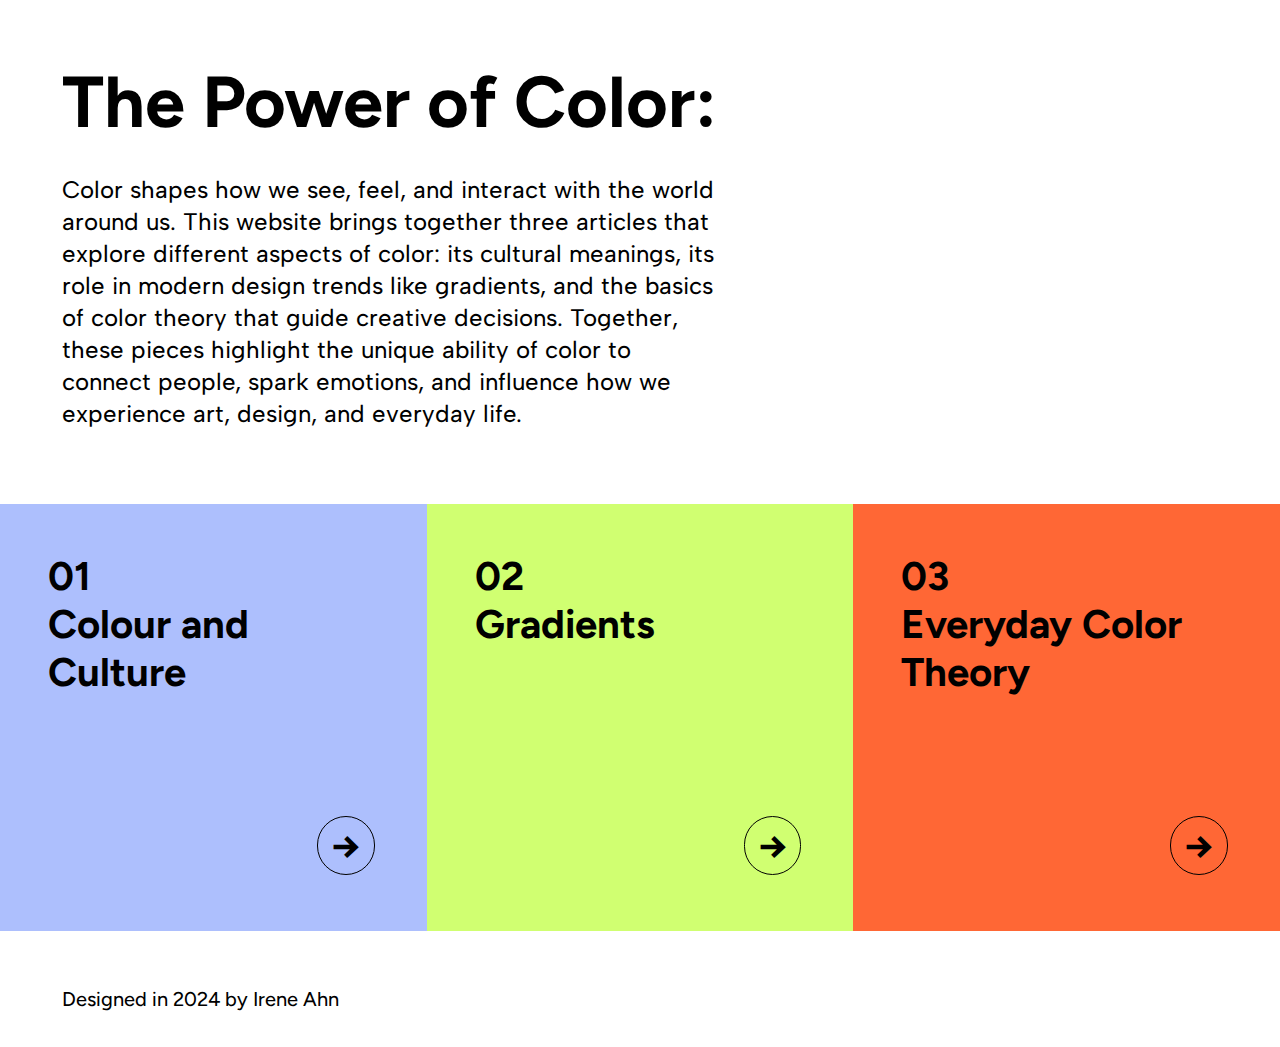
<file: index.html>
<html>
	<head>
		<title>
			Landing Page
		</title>
		<meta name="viewport" content="width=device-width, initial-scale=1">
		<link href="assets/reset.css" rel="stylesheet">
		<link href="assets/common.css" rel="stylesheet">
		<link href="landing.css" rel="stylesheet">
	</head>
	
	<body>
		<nav>
			<ul>
				<li>
					<a href="">Home</a>
				</li>
				<li>
					<a href="01 colour and culture/">01</a>
				</li>
				<li>
					<a href="02 gradients/">02</a>
				</li>
				<li>
					<a href="03 everyday color theory/">03</a>
				</li>
			</ul>
		</nav>

		<header>
			<h1>The Power of Color:</h1>
			 <p>Color shapes how we see, feel, and interact with the world around us. This website brings together three articles that explore different aspects of color: its cultural meanings, its role in modern design trends like gradients, and the basics of color theory that guide creative decisions. Together, these pieces highlight the unique ability of color to connect people, spark emotions, and influence how we experience art, design, and everyday life.
			 </p>
		</header>


		<div>
			<ul class="bookshelf">
				<li class="book">
					<a href="01 colour and culture/">
						<p class="booknumbers">01</p>
						<p class="book-title">Colour and Culture</p>
						<p>→</p>
					</a>
				</li>
				<li class="book">
					<a href="02 gradients/">
						<p class="booknumbers">02</p> 
						<p class="book-title">Gradients</p>
						<p>→</p>
					</a>
				</li>
				<li class="book">
					<a href="03 everyday color theory/">
						<p class="booknumbers">03</p> 
						<p class="book-title">Everyday Color Theory</p>
						<p>→</p>
					</a>
				</li>
			</ul>
		</div>

		<footer>
			<p>
				Designed in 2024 by Irene Ahn
			</p>
		</footer>
	</body>	
</html>
</file>
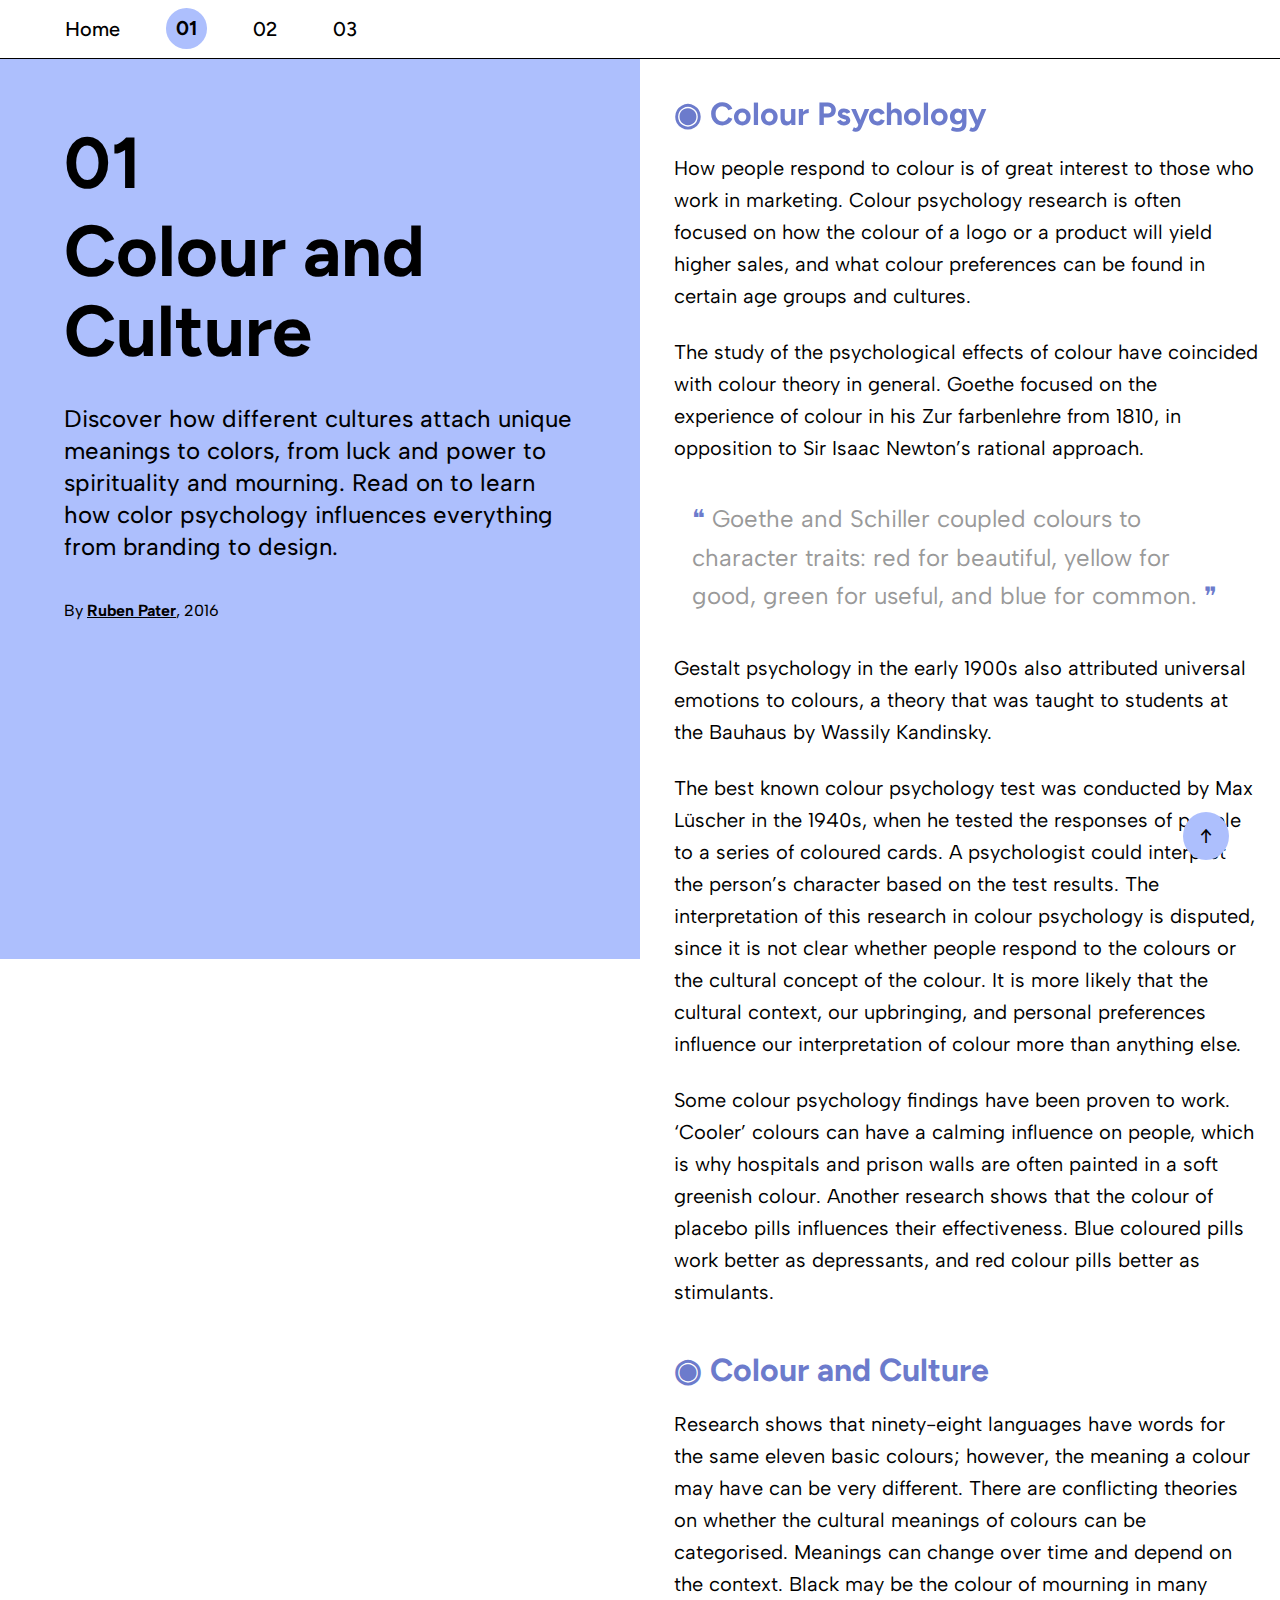
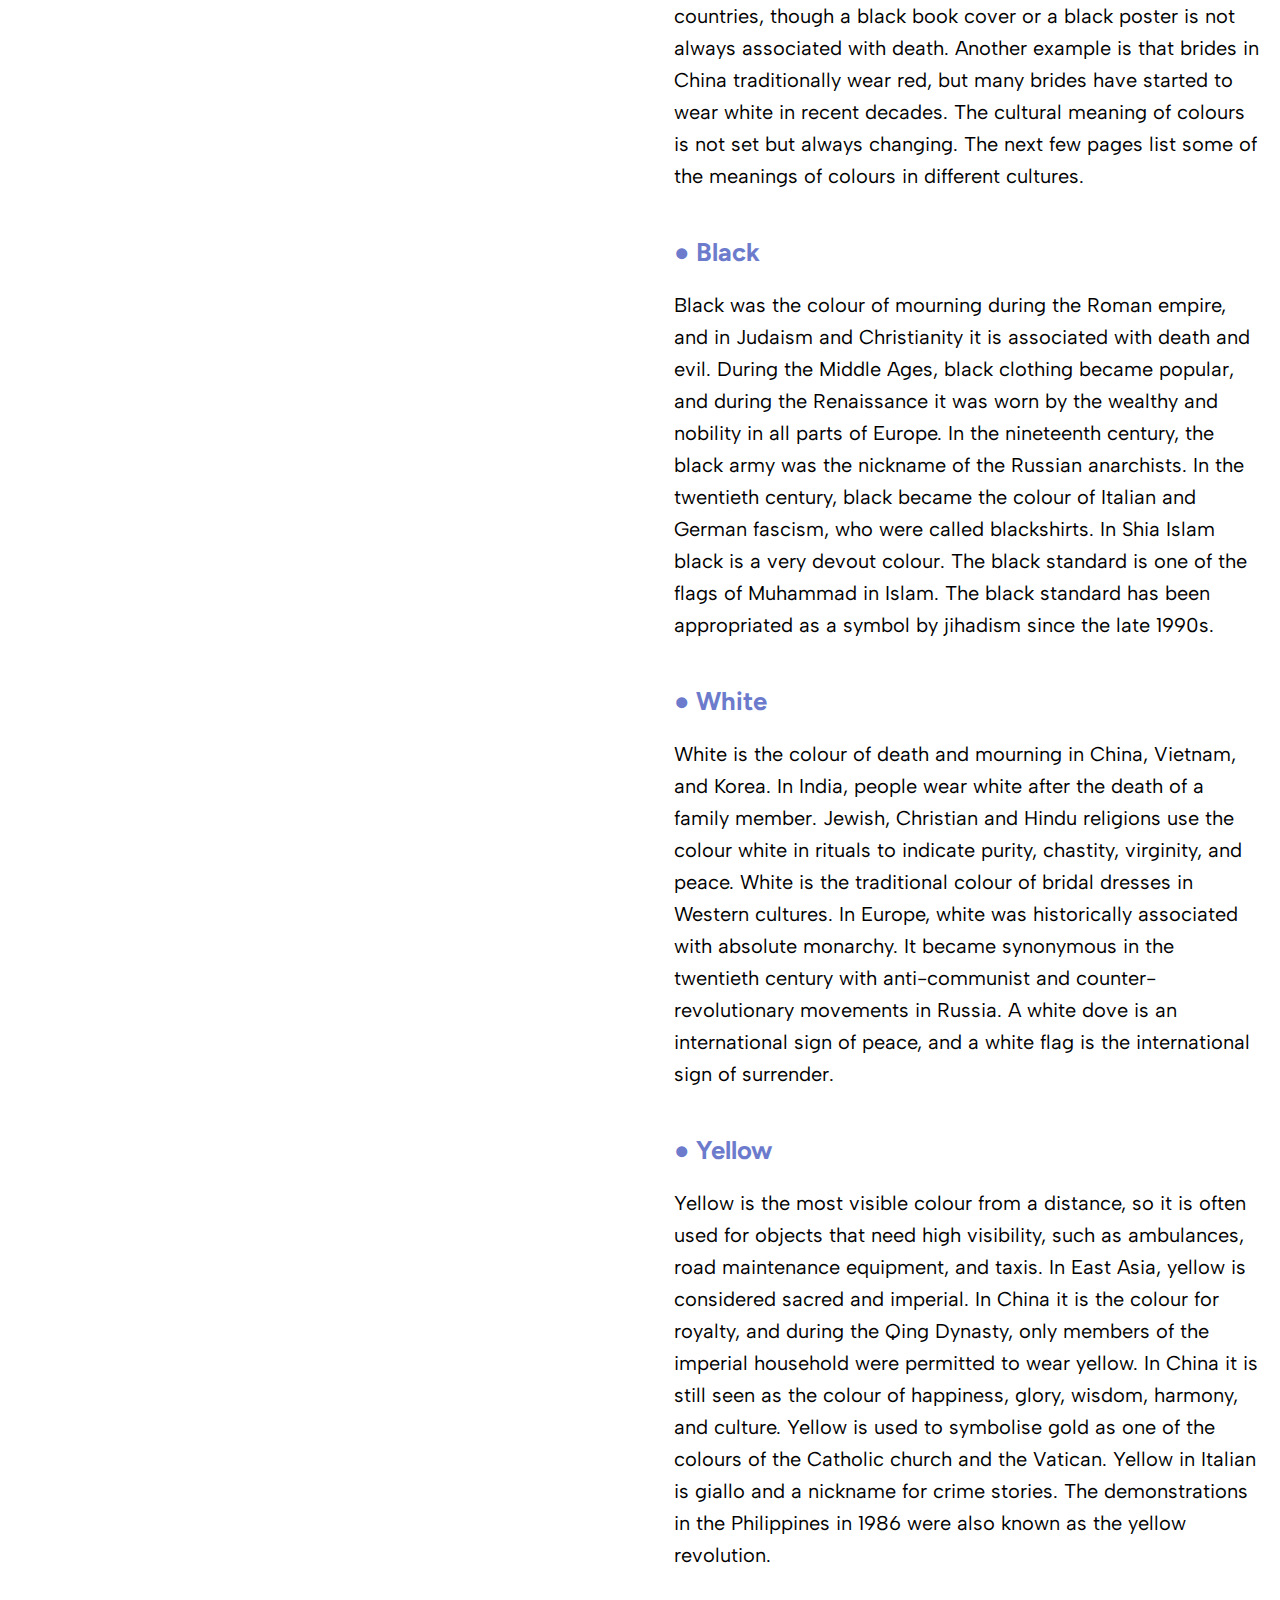
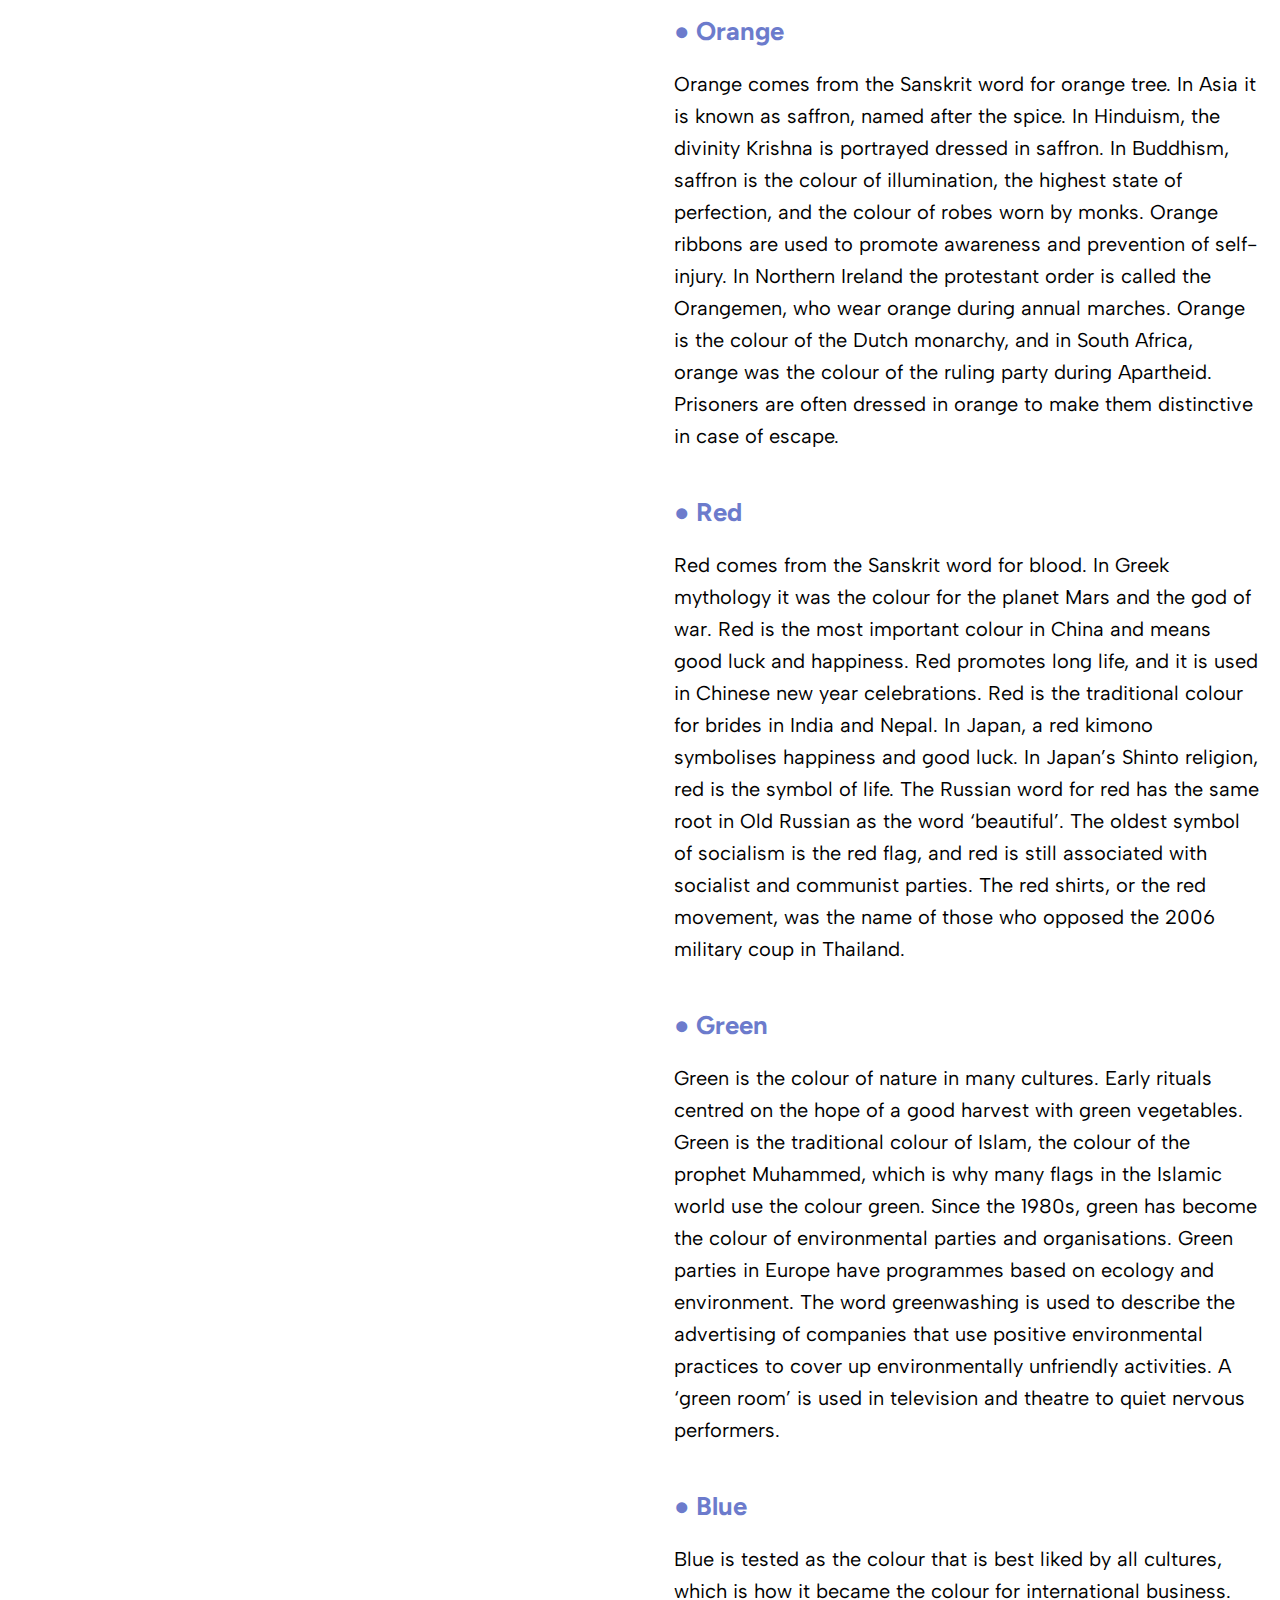
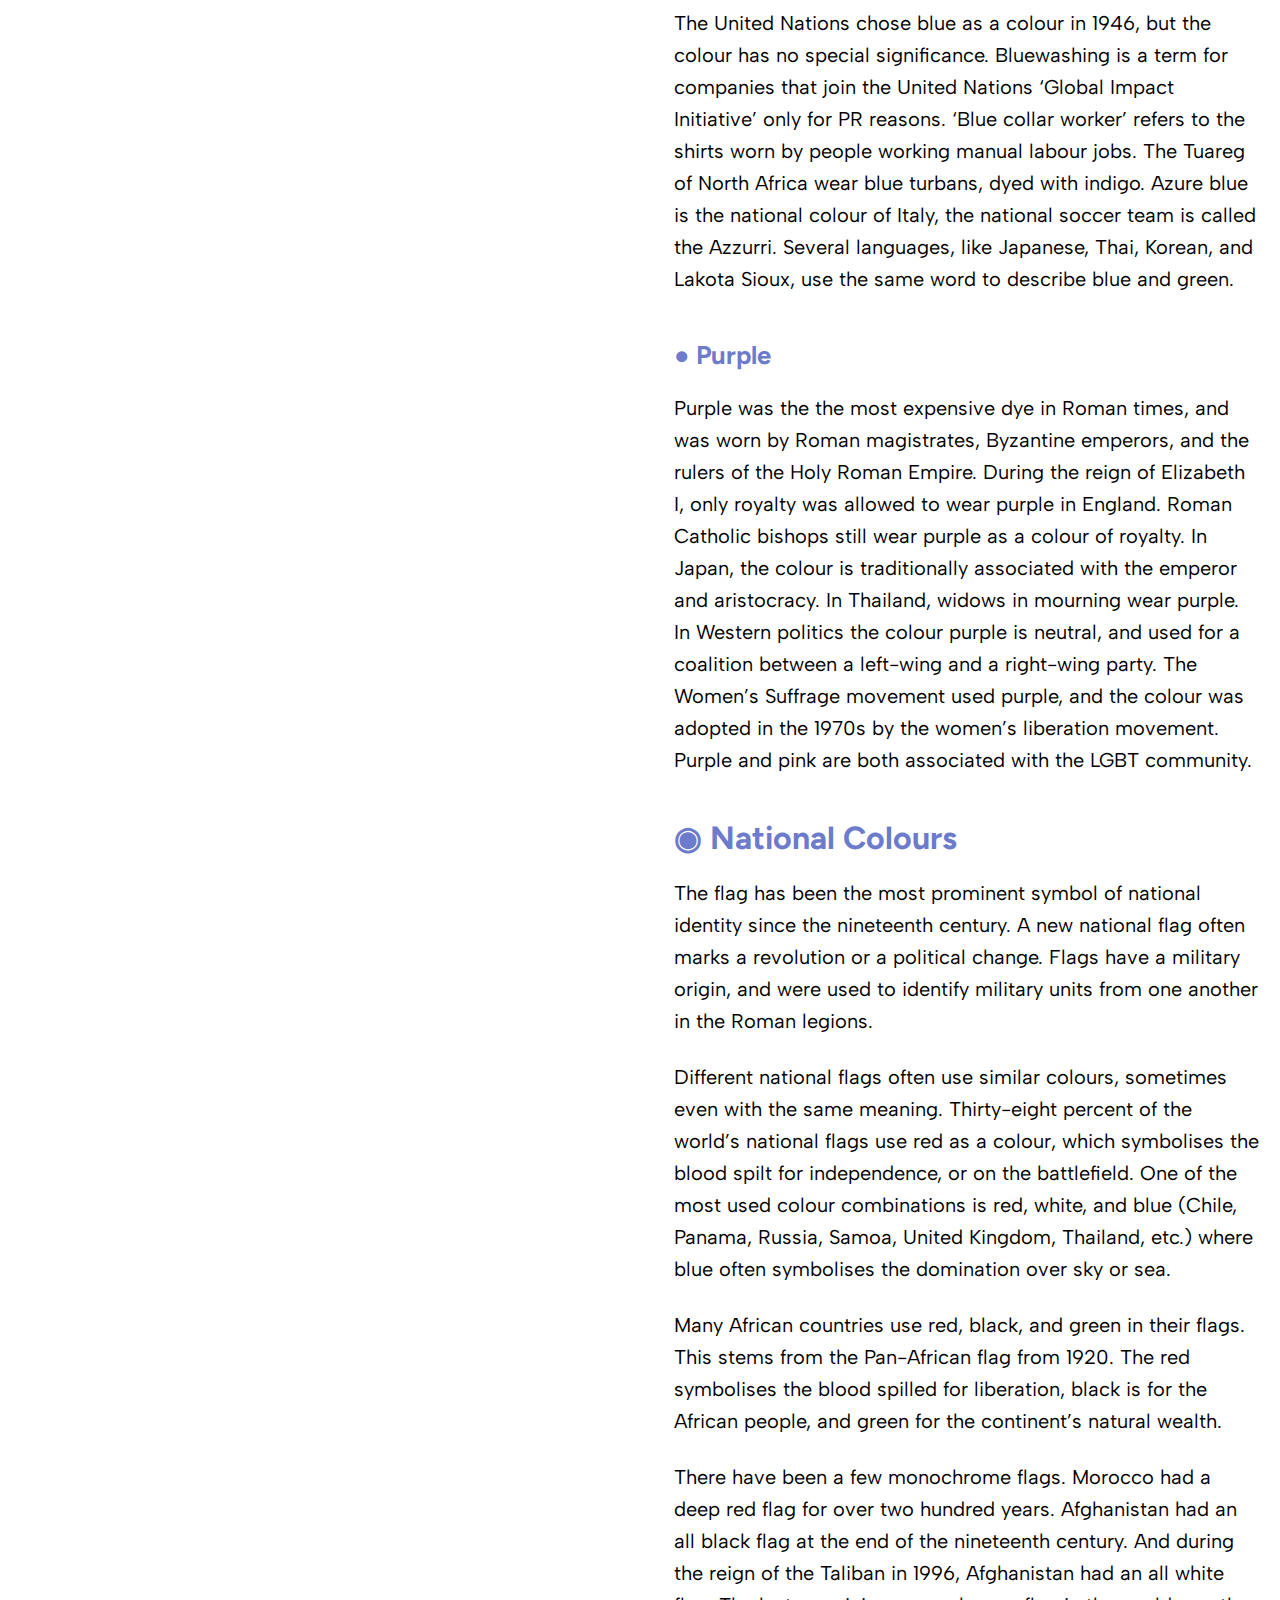
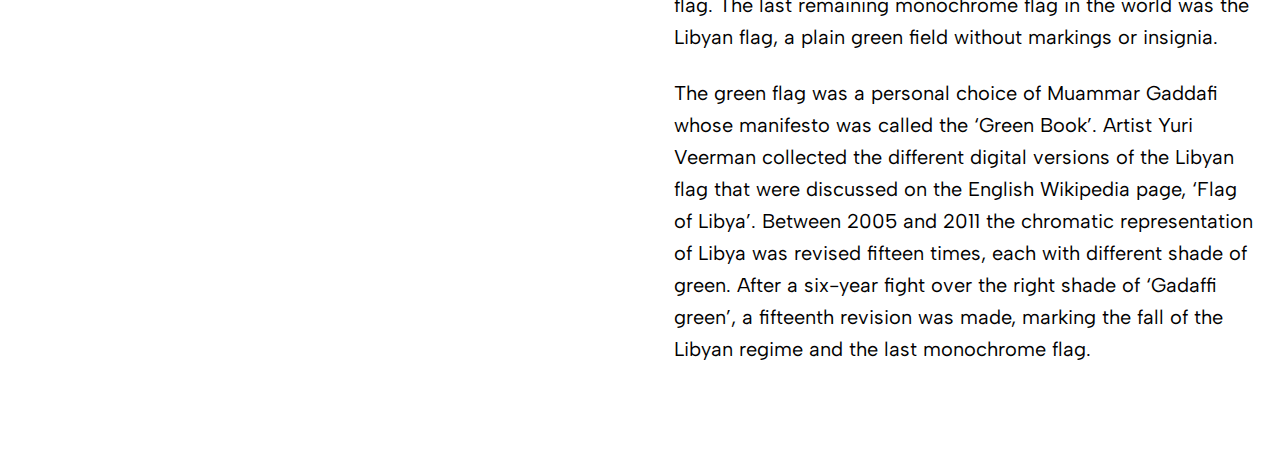
<file: 01 colour and culture/index.html>
<html>
	<head>
		<title>Binding</title>
		<meta name="viewport" content="width=device-width, initial-scale=1">
		<link href="../assets/reset.css" rel="stylesheet">
		<link href="../assets/common.css" rel="stylesheet">
		<link href="style.css" rel="stylesheet">
	</head>

	<body>
		<nav>
			<ul>
				<li>
					<a href="../">Home</a>
				</li>
				<li>
					<a href="../01 colour and culture/">01</a>
				</li>
				<li>
					<a href="../02 gradients/">02</a>
				</li>
				<li>
					<a href="../03 everyday color theory/">03</a>
				</li>
			</ul>
		</nav>
		
		<div class="column">
		<header>
			<h1 id="heading-number">01</h1>
			<h1>Colour and Culture</h1>
			<p>
				Discover how different cultures attach unique meanings to colors, from luck and power to spirituality and mourning. Read on to learn how color psychology influences everything from branding to design.
			</p>
			<section class="author-info">
				<p>By <em><a href="https://readings.design/PDF/Color_Politics_of_Design.pdf">Ruben Pater</a></em>, 2016</p>
			</section>
		</header>

		<div class="article">
		<section>
			<h2 id="first-h2"><span class="point">◉</span> Colour Psychology</h2>
			<p>
				How people respond to colour is of great interest to those who work in marketing. Colour psychology research is often focused on how the colour of a logo or a product will yield higher sales, and what colour preferences can be found in certain age groups and cultures. 
			</p>
			<p>
				The study of the psychological effects of colour have coincided with colour theory in general. Goethe focused on the experience of colour in his Zur farbenlehre from 1810, in opposition to Sir Isaac Newton’s rational approach. 
			</p>
			<blockquote>
				<span class="point">❝</span> Goethe and Schiller coupled colours to character traits: red for beautiful, yellow for good, green for useful, and blue for common. <span class="point">❞</span>
			</blockquote> 
			<p>
				Gestalt psychology in the early 1900s also  attributed universal emotions to colours, a theory that was taught to students at the Bauhaus by Wassily Kandinsky. 
			</p>
			<p>
				The best known colour psychology test was conducted by Max Lüscher in the 1940s, when he tested the responses of people to a series of coloured cards. A psychologist could interpret the person’s character based on the test results. The interpretation of this research in colour psychology is disputed, since it is not clear whether people respond to the colours or the cultural concept of the colour. It is more likely that the cultural context, our upbringing, and personal preferences influence our interpretation of colour more than anything else. 
			</p>
			<p>
				Some colour psychology findings have been proven to work. ‘Cooler’ colours can have a calming influence on people, which is why hospitals and prison walls are often painted in a soft greenish colour. Another research shows that the colour of placebo pills  influences their effectiveness. Blue coloured pills work better as  depressants, and red colour pills better as stimulants.
			</p>
		</section>

		<section>
			<h2><span class="point">◉</span> Colour and Culture</h2>
			<p>
				Research shows that ninety-eight languages have words for the same eleven basic colours; however, the meaning a colour may have can be very different. There are conflicting theories on whether the cultural meanings of colours can be categorised. Meanings can change over time and depend on the context. Black may be the colour of mourning in many countries, though a black book cover or a black poster is not always associated with death. Another example is that brides in China traditionally wear red, but many brides have started to wear white in recent decades. The cultural meaning of colours is not set but always changing. The next few pages list some of the meanings of colours in different cultures.
			</p>
		</section>

		<section>
			<h3><span class="point">●</span> Black</h3>
			<p>
				Black was the colour of mourning during the Roman empire, and in Judaism  and Christianity it is associated with death and evil. During the  Middle Ages, black clothing became popular, and during the Renaissance it was worn by the wealthy and nobility in all parts of Europe. In the nineteenth century, the black army was the nickname of the  Russian anarchists. In the twentieth century, black became the colour of  Italian and German fascism, who were called blackshirts. In Shia Islam black is a very devout colour. The black standard is one of the flags of Muhammad in Islam. The black standard has been appropriated as a symbol by jihadism since the late 1990s.
			</p>
		</section>

		<section>
			<h3><span class="point">●</span> White</h3>
			<p>
				White is the colour of death and mourning in China, Vietnam, and Korea. In India, people wear white after the death of a family member. Jewish, Christian and Hindu religions use the colour white in rituals to indicate  purity, chastity, virginity, and peace. White is the traditional colour of bridal dresses in Western cultures. In Europe, white was historically associated with absolute monarchy. It became synonymous in the twentieth century with anti-communist and counter-revolutionary movements in Russia. A white dove is an international sign of peace, and a white flag is the international sign of surrender.
			</p>
		</section>

		<section>
			<h3><span class="point">●</span> Yellow</h3>
			<p>
				Yellow is the most visible colour from a distance, so it is often used for  objects that need high visibility, such as ambulances, road maintenance equipment, and taxis. In East Asia, yellow is considered sacred and imperial. In China it is the colour for royalty, and during the Qing  Dynasty, only members of the imperial household were permitted to wear yellow. In China it is still seen as the colour of happiness, glory,  wisdom, harmony, and culture. Yellow is used to symbolise gold as one of the colours of the Catholic church and the Vatican. Yellow in Italian is giallo and a nickname for crime stories. The demonstrations in the Philippines in 1986 were also known as the yellow revolution. 
			</p>
		</section>

		<section>
			<h3><span class="point">●</span> Orange</h3>
			<p>
				Orange comes from the Sanskrit word for orange tree. In Asia it is known as saffron, named after the spice. In Hinduism, the divinity Krishna is portrayed dressed in saffron. In Buddhism, saffron is the colour of illumination, the highest state of perfection, and the colour of robes worn by monks. Orange ribbons are used to promote awareness and prevention of self-injury. In Northern Ireland the protestant order is called the Orangemen, who wear orange during annual marches.  Orange is the colour of the Dutch monarchy, and in South Africa,  orange was the colour of the ruling party during Apartheid. Prisoners are often dressed in orange to make them distinctive in case of escape. 
			</p>
		</section>

		<section>
			<h3><span class="point">●</span> Red</h3>
			<p>
				Red comes from the Sanskrit word for blood. In Greek mythology it was the colour for the planet Mars and the god of war. Red is the most important colour in China and means good luck and happiness. Red  promotes long life, and it is used in Chinese new year celebrations. Red is the traditional colour for brides in India and Nepal. In Japan, a red kimono symbolises happiness and good luck. In Japan’s Shinto religion, red is the symbol of life. The Russian word for red has the same root in Old Russian as the word ‘beautiful’. The oldest symbol of socialism is the red flag, and red is still associated with socialist and communist parties. The red shirts, or the red movement, was the name of those who opposed the 2006 military coup in Thailand.
			</p>
		</section>

		<section>
			<h3><span class="point">●</span> Green</h3>
			<p>
				Green is the colour of nature in many cultures. Early rituals centred on the hope of a good harvest with green vegetables. Green is the traditional colour of Islam, the colour of the prophet Muhammed, which is why many flags in the Islamic world use the colour green. Since the 1980s, green has become the colour of environmental parties and organisations. Green parties in Europe have programmes based on ecology and environment. The word greenwashing is used to describe the advertising of companies that use positive environmental practices to cover up environmentally unfriendly activities. A ‘green room’ is used in television  and theatre to quiet nervous performers. 
			</p>
		</section>

		<section>
			<h3><span class="point">●</span> Blue</h3>
			<p>
				Blue is tested as the colour that is best liked by all cultures, which is how it became the colour for international business. The United Nations chose blue as a colour in 1946, but the colour has no special significance. Bluewashing is a term for companies that join the United  Nations ‘Global Impact Initiative’ only for PR reasons. ‘Blue collar worker’ refers to the shirts worn by people working manual labour jobs. The Tuareg of North Africa wear blue turbans, dyed with indigo.  Azure blue is the national colour of Italy, the national soccer team is called the Azzurri. Several languages, like Japanese, Thai, Korean, and Lakota Sioux, use the same word to describe blue and green. 
			</p>
		</section>

		<section>
			<h3><span class="point">●</span> Purple</h3>
			<p>
				Purple was the the most expensive dye in Roman times, and was worn by  Roman magistrates, Byzantine emperors, and the rulers of the Holy Roman Empire. During the reign of Elizabeth I, only royalty was  allowed to wear purple in England. Roman Catholic bishops still wear purple as a colour of royalty. In Japan, the colour is traditionally  associated with the emperor and aristocracy. In Thailand, widows  in mourning wear purple. In Western politics the colour purple is neutral, and used for a coalition between a left-wing and a right-wing  party. The Women’s Suffrage movement used purple, and the colour was adopted in the 1970s by the women’s liberation movement. Purple and pink are both associated with the LGBT community. 
			</p>
		</section>

		<section>
			<h2><span class="point">◉</span> National Colours</h2>
			<p>
				The flag has been the most prominent symbol of national identity since the nineteenth century. A new national flag often marks a revolution  or a political change. Flags have a military origin, and were used to identify military units from one another in the Roman legions.
			</p>
			<p>
				Different national flags often use similar colours, sometimes even with the same meaning. Thirty-eight percent of the world’s  national flags use red as a colour, which symbolises the blood spilt for  independence, or on the battlefield. One of the most used colour  combinations is red, white, and blue (Chile, Panama, Russia, Samoa, United Kingdom, Thailand, etc.) where blue often symbolises the domination over sky or sea.
			</p>
			<p>
				Many African countries use red, black, and green in their flags. This stems from the Pan-African flag from 1920. The red symbolises the blood spilled for liberation, black is for the African people, and green for the continent’s natural wealth.
			</p>
			<p>
				There have been a few monochrome flags. Morocco had a deep red flag for over two hundred years. Afghanistan had an all black flag at the end of the nineteenth century. And during the reign of the  Taliban in 1996, Afghanistan had an all white flag. The last remaining monochrome flag in the world was the Libyan flag, a plain green field without markings or insignia.
			</p>
			<p>
				The green flag was a personal choice of Muammar Gaddafi whose manifesto was called the ‘Green Book’. Artist Yuri Veerman collected the different digital versions of the Libyan flag that were discussed on the English Wikipedia page, ‘Flag of Libya’. Between 2005 and 2011 the chromatic representation of Libya was revised fifteen times, each with different shade of green. After a six-year fight over the right shade of ‘Gadaffi green’, a fifteenth revision was made, marking the fall of the Libyan regime and the last monochrome flag. 
			</p>
		</section>
		</div>
		</div>

		<footer>
			<a id="top" href="#">↑</a>
		</footer>
	</body>
</html>
</file>
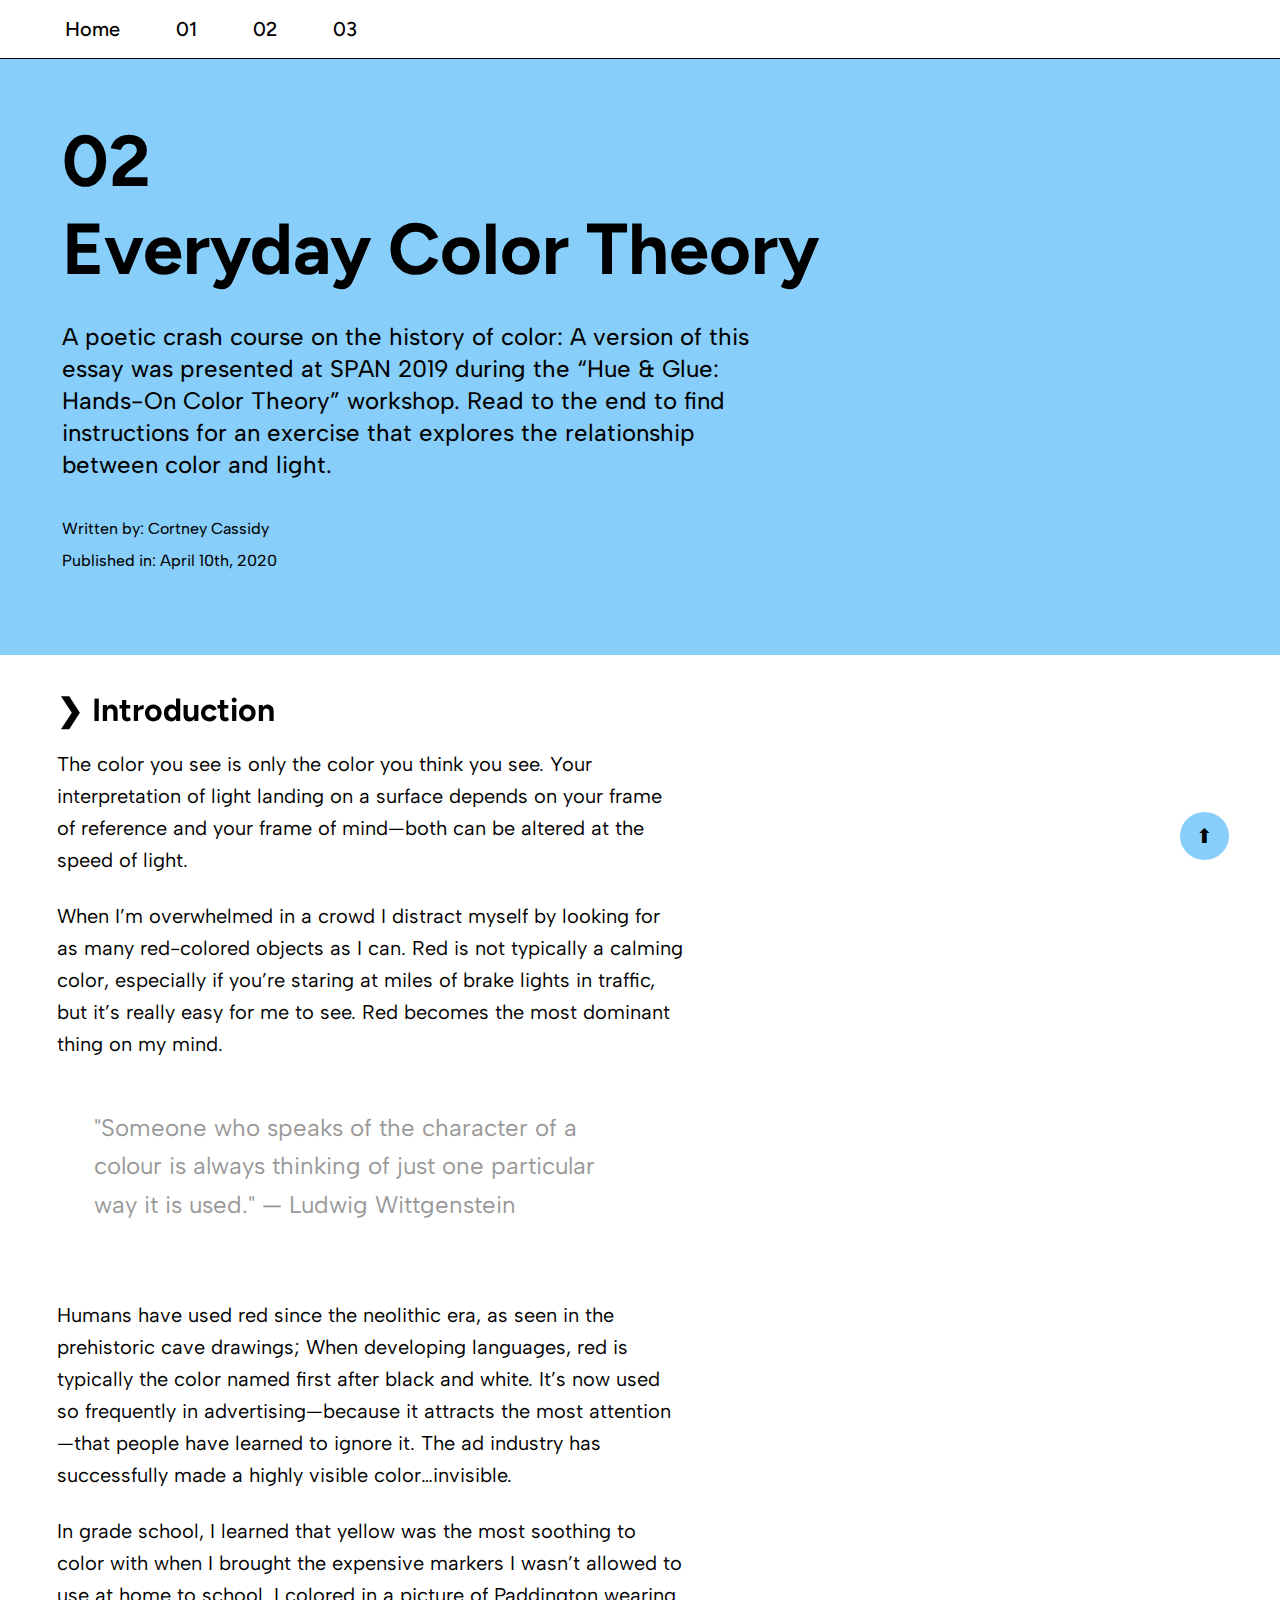
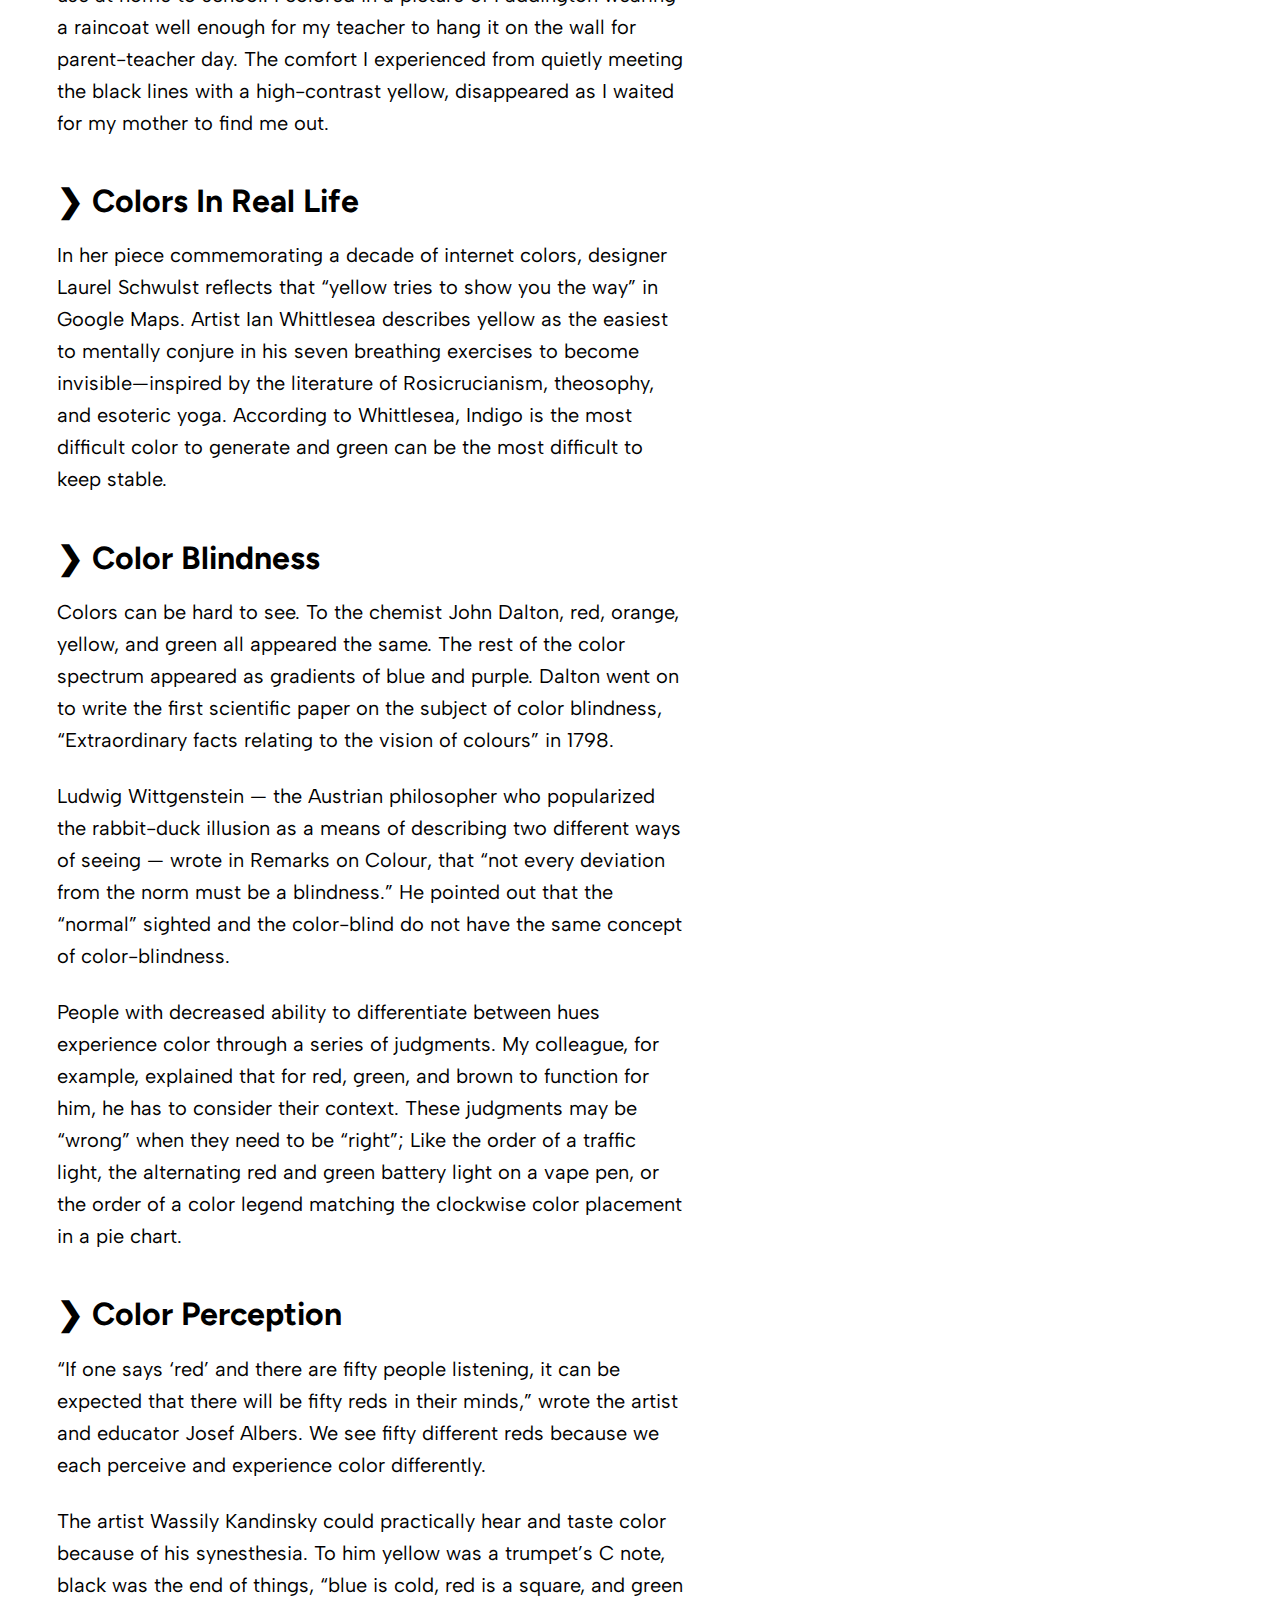
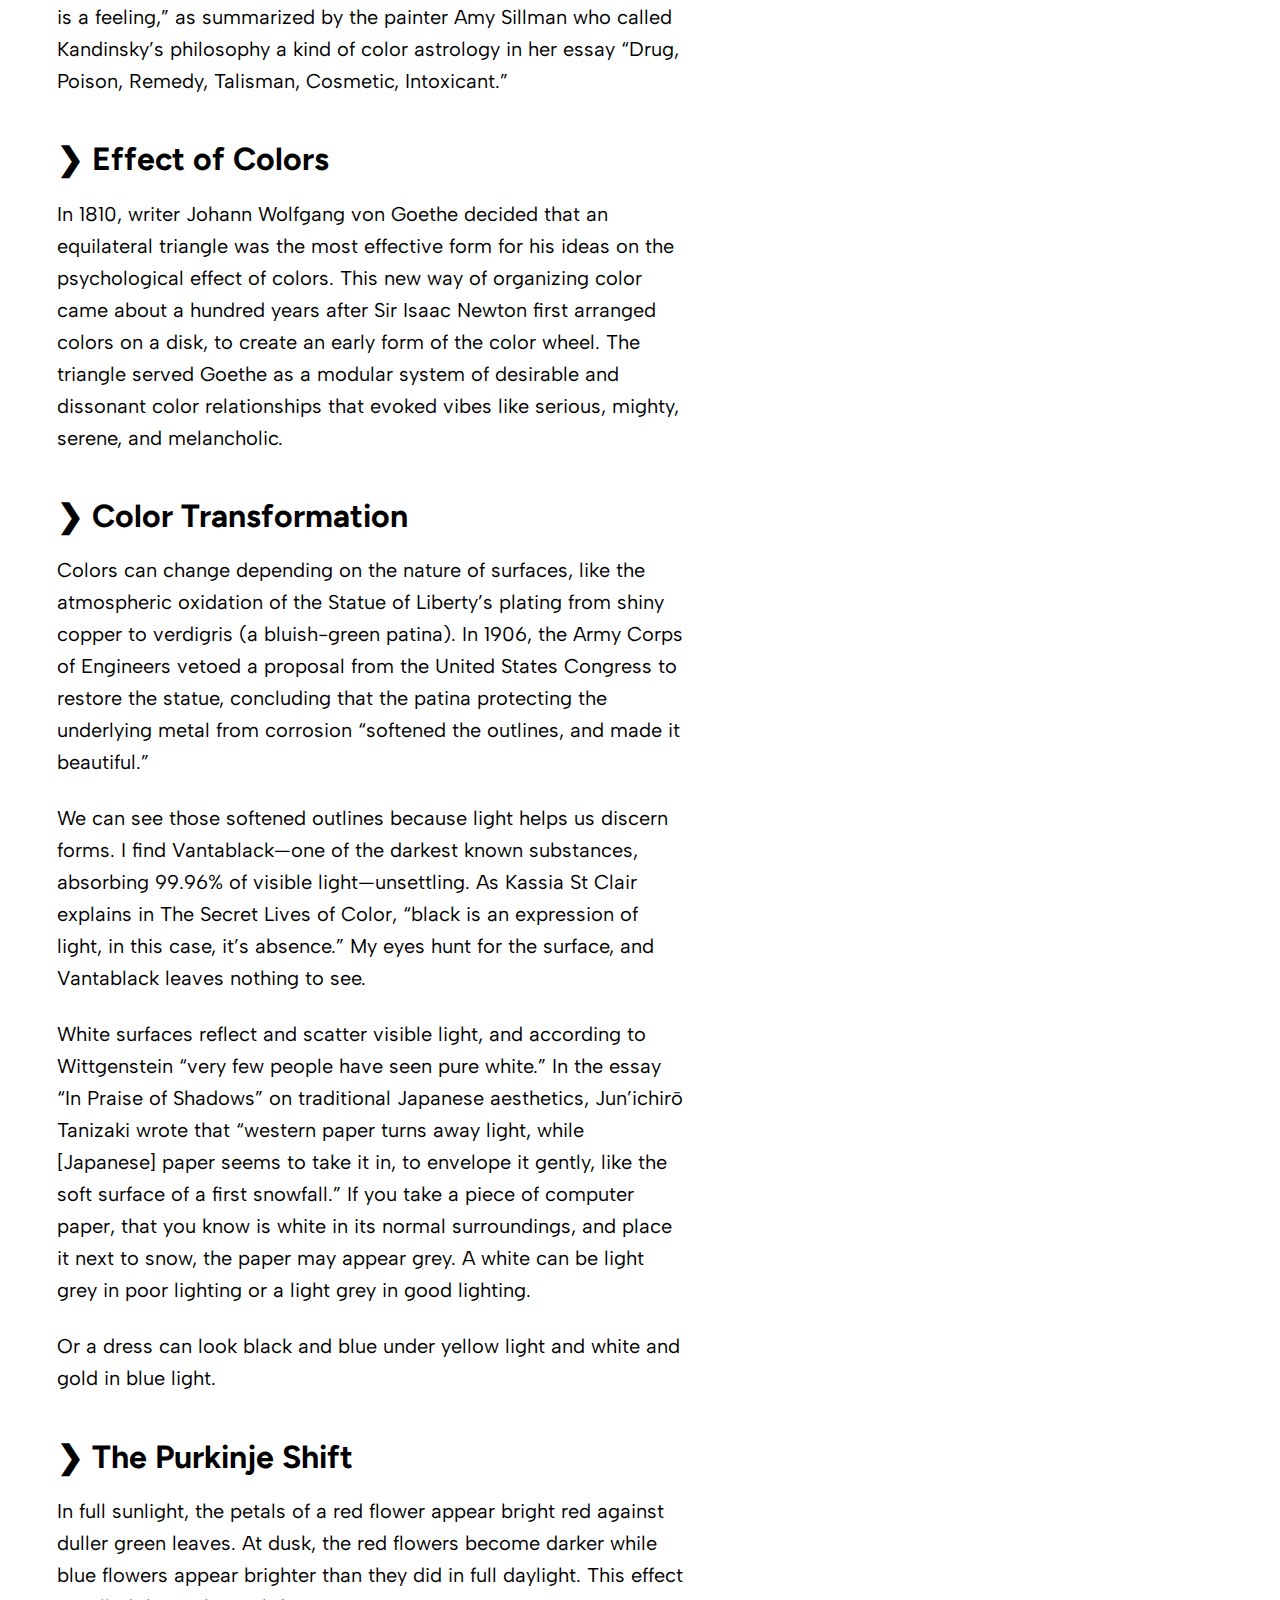
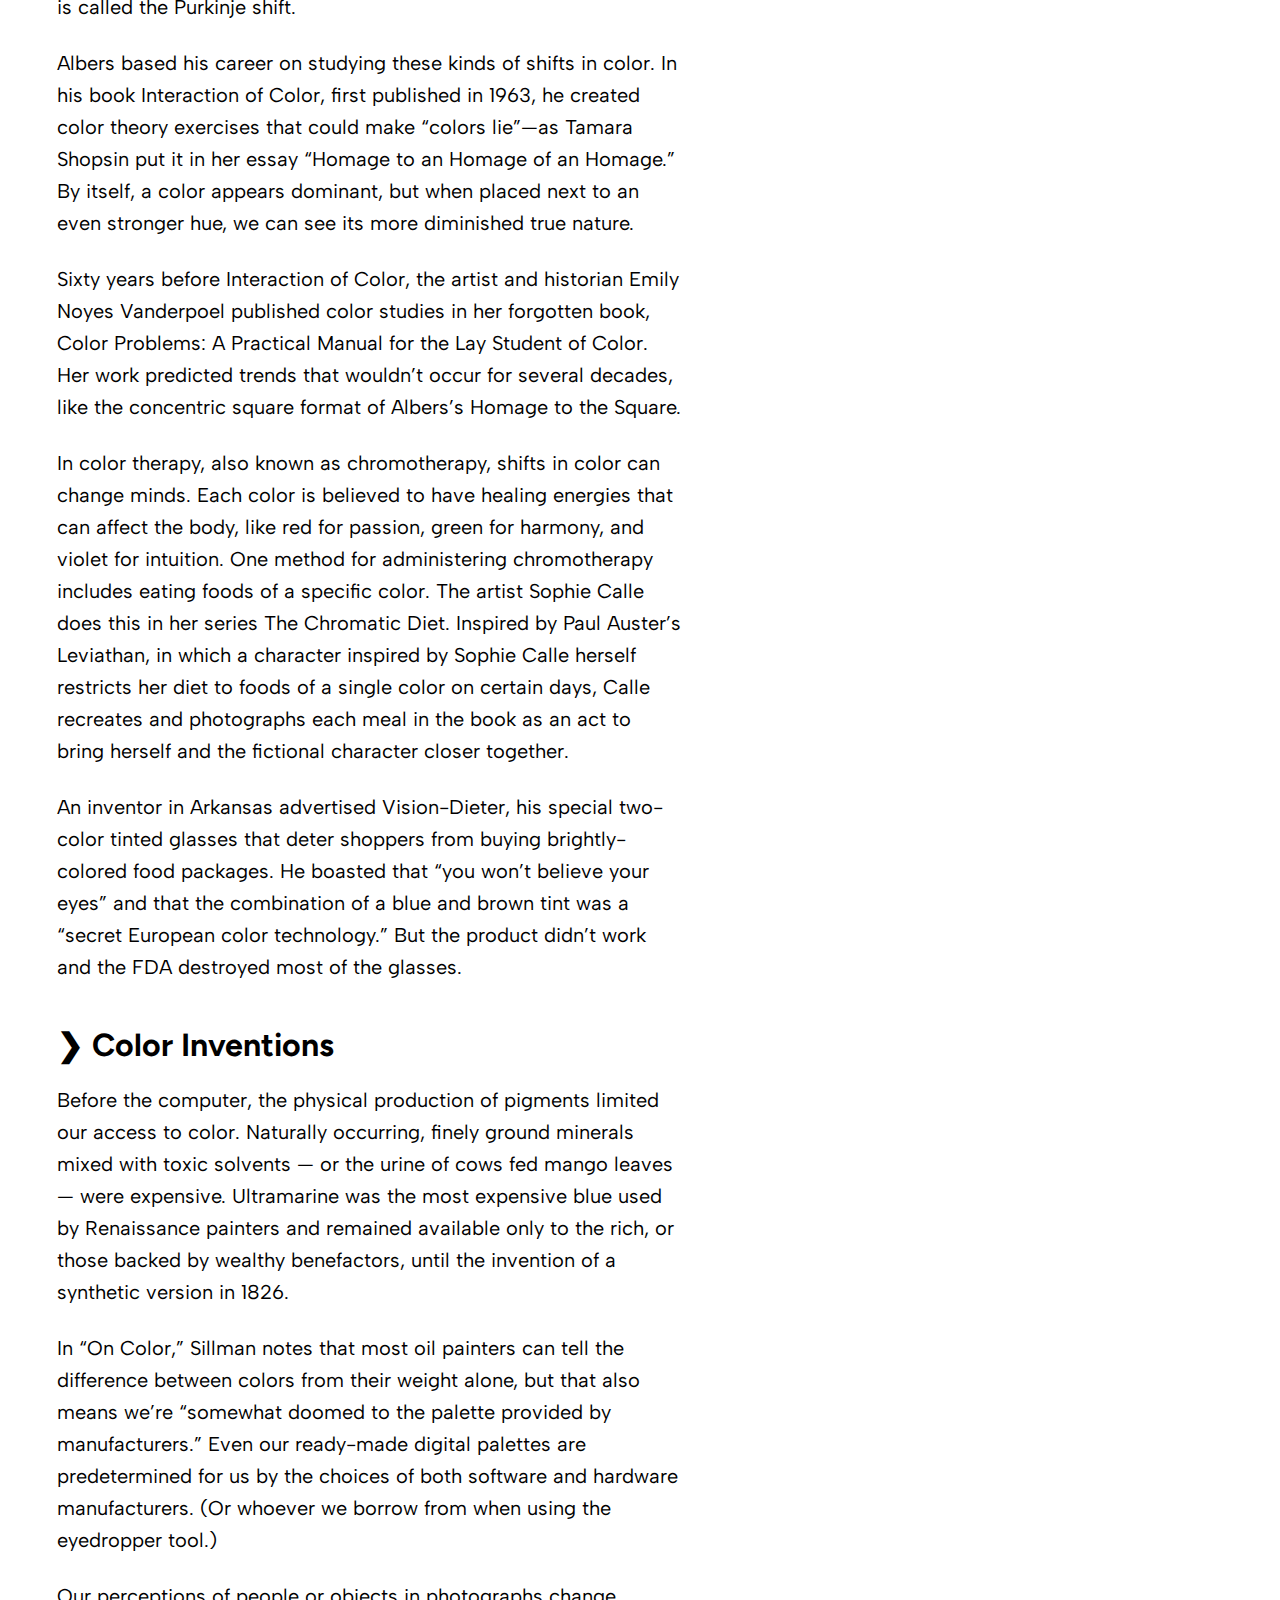
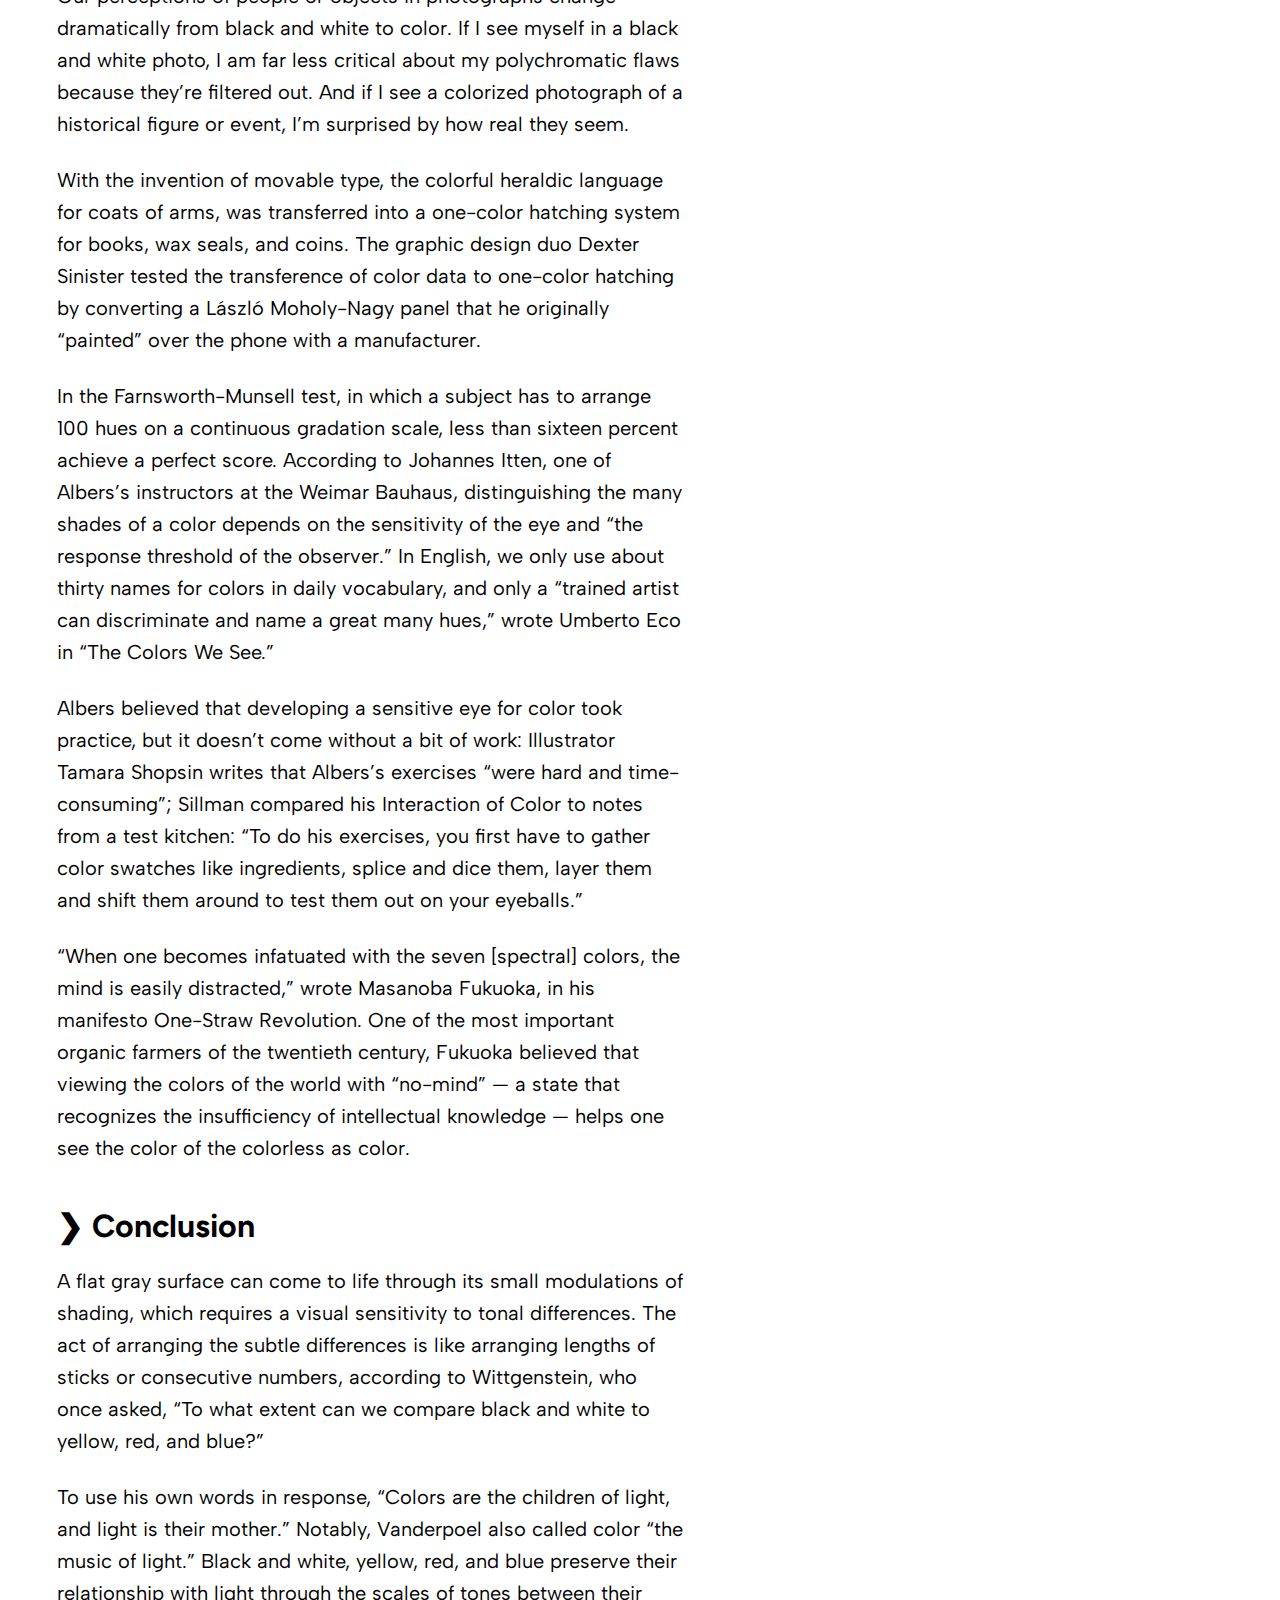
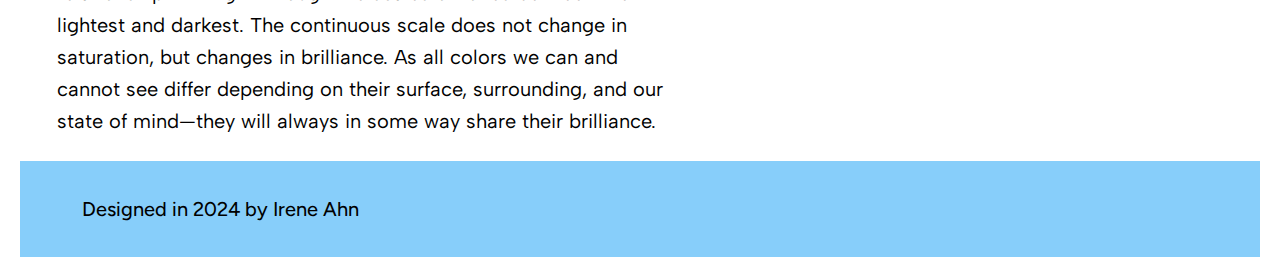
<file: 02 everyday color theory/index.html>
<html>
	<head>
		<title>Binding</title>
		<meta name="viewport" content="width=device-width, initial-scale=1">
		<link href="../assets/reset.css" rel="stylesheet">
		<link href="../assets/common.css" rel="stylesheet">
		<link href="style.css" rel="stylesheet">
	</head>

	<body>
		<nav>
			<ul class="navbar">
				<li>
					<a href="../">Home</a>
				</li>
				<li>
					<a href="../01 colour and culture/">01</a>
				</li>
				<li>
					<a href="../02 everyday color theory/">02</a>
				</li>
				<li>
					<a href="../03 gradients/">03</a>
				</li>
			</ul>
		</nav>

		<header>
			<h1 id="heading-number">02</h1>
			<h1>Everyday Color Theory</h1>
			<p>
				A poetic crash course on the history of color: 
				A version of this essay was presented at SPAN 2019 during the “Hue & Glue: Hands-On Color Theory” workshop. Read to the end to find instructions for an exercise that explores the relationship between color and light.
			</p>
			<section class="author-info">
				<p>Written by: Cortney Cassidy</p>
				<p>Published in: April 10th, 2020</p>
			</section>
		</header>

		<section>
			<h2 id="first-h2">❯ Introduction</h2>
			<p>
				The color you see is only the color you think you see. Your interpretation of light landing on a surface depends on your frame of reference and your frame of mind—both can be altered at the speed of light.
			</p>
			<p>
				When I’m overwhelmed in a crowd I distract myself by looking for as many red-colored objects as I can. Red is not typically a calming color, especially if you’re staring at miles of brake lights in traffic, but it’s really easy for me to see. Red becomes the most dominant thing on my mind.
			</p>
			<blockquote>
				"Someone who speaks of the character of a colour is always thinking of just one particular way it is used." — Ludwig Wittgenstein
			</blockquote>
			<p>
				Humans have used red since the neolithic era, as seen in the prehistoric cave drawings; When developing languages, red is typically the color named first after black and white. It’s now used so frequently in advertising—because it attracts the most attention—that people have learned to ignore it. The ad industry has successfully made a highly visible color…invisible.
			</p>
			<p>
				In grade school, I learned that yellow was the most soothing to color with when I brought the expensive markers I wasn’t allowed to use at home to school. I colored in a picture of Paddington wearing a raincoat well enough for my teacher to hang it on the wall for parent-teacher day. The comfort I experienced from quietly meeting the black lines with a high-contrast yellow, disappeared as I waited for my mother to find me out.
			</p>
		</section>

			<section>
				<h2>❯ Colors In Real Life</h2>
				<p>
					In her piece commemorating a decade of internet colors, designer Laurel Schwulst reflects that “yellow tries to show you the way” in Google Maps. Artist Ian Whittlesea describes yellow as the easiest to mentally conjure in his seven breathing exercises to become invisible—inspired by the literature of Rosicrucianism, theosophy, and esoteric yoga. According to Whittlesea, Indigo is the most difficult color to generate and green can be the most difficult to keep stable.
				</p>
			</section>

			<section>
				<h2>❯ Color Blindness</h2>
				<p>
					Colors can be hard to see. To the chemist John Dalton, red, orange, yellow, and green all appeared the same. The rest of the color spectrum appeared as gradients of blue and purple. Dalton went on to write the first scientific paper on the subject of color blindness, “Extraordinary facts relating to the vision of colours” in 1798.
				</p>
				<p>
					Ludwig Wittgenstein — the Austrian philosopher who popularized the rabbit-duck illusion as a means of describing two different ways of seeing — wrote in Remarks on Colour, that “not every deviation from the norm must be a blindness.” He pointed out that the “normal” sighted and the color-blind do not have the same concept of color-blindness.
				</p>
				<p>
					People with decreased ability to differentiate between hues experience color through a series of judgments. My colleague, for example, explained that for red, green, and brown to function for him, he has to consider their context. These judgments may be “wrong” when they need to be “right”; Like the order of a traffic light, the alternating red and green battery light on a vape pen, or the order of a color legend matching the clockwise color placement in a pie chart.
				</p>
			</section>

			<section>
				<h2>❯ Color Perception</h2>
				<p>
					“If one says ‘red’ and there are fifty people listening, it can be expected that there will be fifty reds in their minds,” wrote the artist and educator Josef Albers. We see fifty different reds because we each perceive and experience color differently.
				</p>
				<p>
					The artist Wassily Kandinsky could practically hear and taste color because of his synesthesia. To him yellow was a trumpet’s C note, black was the end of things, “blue is cold, red is a square, and green is a feeling,” as summarized by the painter Amy Sillman who called Kandinsky’s philosophy a kind of color astrology in her essay “Drug, Poison, Remedy, Talisman, Cosmetic, Intoxicant.”
				</p>
			</section>

			<section>
				<h2>❯ Effect of Colors</h2>
				<p>
					In 1810, writer Johann Wolfgang von Goethe decided that an equilateral triangle was the most effective form for his ideas on the psychological effect of colors. This new way of organizing color came about a hundred years after Sir Isaac Newton first arranged colors on a disk, to create an early form of the color wheel. The triangle served Goethe as a modular system of desirable and dissonant color relationships that evoked vibes like serious, mighty, serene, and melancholic.
				</p>
			</section>

			<section>
				<h2>❯ Color Transformation</h2>
				<p>
					Colors can change depending on the nature of surfaces, like the atmospheric oxidation of the Statue of Liberty’s plating from shiny copper to verdigris (a bluish-green patina). In 1906, the Army Corps of Engineers vetoed a proposal from the United States Congress to restore the statue, concluding that the patina protecting the underlying metal from corrosion “softened the outlines, and made it beautiful.”
				</p>
				<p>
					We can see those softened outlines because light helps us discern forms. I find Vantablack—one of the darkest known substances, absorbing 99.96% of visible light—unsettling. As Kassia St Clair explains in The Secret Lives of Color, “black is an expression of light, in this case, it’s absence.” My eyes hunt for the surface, and Vantablack leaves nothing to see.
				</p>
				<p>
					White surfaces reflect and scatter visible light, and according to Wittgenstein “very few people have seen pure white.” In the essay “In Praise of Shadows” on traditional Japanese aesthetics, Jun’ichirō Tanizaki wrote that “western paper turns away light, while [Japanese] paper seems to take it in, to envelope it gently, like the soft surface of a first snowfall.” If you take a piece of computer paper, that you know is white in its normal surroundings, and place it next to snow, the paper may appear grey. A white can be light grey in poor lighting or a light grey in good lighting.
				</p>
				<p>
					Or a dress can look black and blue under yellow light and white and gold in blue light.
				</p>
			</section>

			<section>
				<h2>❯ The Purkinje Shift</h2>
				<p>
					In full sunlight, the petals of a red flower appear bright red against duller green leaves. At dusk, the red flowers become darker while blue flowers appear brighter than they did in full daylight. This effect is called the Purkinje shift.
				</p>
				<p>
					Albers based his career on studying these kinds of shifts in color. In his book Interaction of Color, first published in 1963, he created color theory exercises that could make “colors lie”—as Tamara Shopsin put it in her essay “Homage to an Homage of an Homage.” By itself, a color appears dominant, but when placed next to an even stronger hue, we can see its more diminished true nature.
				</p>
				<p>
					Sixty years before Interaction of Color, the artist and historian Emily Noyes Vanderpoel published color studies in her forgotten book, Color Problems: A Practical Manual for the Lay Student of Color. Her work predicted trends that wouldn’t occur for several decades, like the concentric square format of Albers’s Homage to the Square.
				</p>
				<p>
					In color therapy, also known as chromotherapy, shifts in color can change minds. Each color is believed to have healing energies that can affect the body, like red for passion, green for harmony, and violet for intuition. One method for administering chromotherapy includes eating foods of a specific color. The artist Sophie Calle does this in her series The Chromatic Diet. Inspired by Paul Auster’s Leviathan, in which a character inspired by Sophie Calle herself restricts her diet to foods of a single color on certain days, Calle recreates and photographs each meal in the book as an act to bring herself and the fictional character closer together.
				</p>
				<p>
					An inventor in Arkansas advertised Vision-Dieter, his special two-color tinted glasses that deter shoppers from buying brightly-colored food packages. He boasted that “you won’t believe your eyes” and that the combination of a blue and brown tint was a “secret European color technology.” But the product didn’t work and the FDA destroyed most of the glasses.
				</p>
			</section>

			<section>
				<h2>❯ Color Inventions</h2>
				<p>
					Before the computer, the physical production of pigments limited our access to color. Naturally occurring, finely ground minerals mixed with toxic solvents — or the urine of cows fed mango leaves — were expensive. Ultramarine was the most expensive blue used by Renaissance painters and remained available only to the rich, or those backed by wealthy benefactors, until the invention of a synthetic version in 1826.
				</p>
				<p>
					In “On Color,” Sillman notes that most oil painters can tell the difference between colors from their weight alone, but that also means we’re “somewhat doomed to the palette provided by manufacturers.” Even our ready-made digital palettes are predetermined for us by the choices of both software and hardware manufacturers. (Or whoever we borrow from when using the eyedropper tool.)
				</p>
				<p>
					Our perceptions of people or objects in photographs change dramatically from black and white to color. If I see myself in a black and white photo, I am far less critical about my polychromatic flaws because they’re filtered out. And if I see a colorized photograph of a historical figure or event, I’m surprised by how real they seem.
				</p>
				<p>
					With the invention of movable type, the colorful heraldic language for coats of arms, was transferred into a one-color hatching system for books, wax seals, and coins. The graphic design duo Dexter Sinister tested the transference of color data to one-color hatching by converting a László Moholy-Nagy panel that he originally “painted” over the phone with a manufacturer.
				</p>
				<p>
					In the Farnsworth-Munsell test, in which a subject has to arrange 100 hues on a continuous gradation scale, less than sixteen percent achieve a perfect score. According to Johannes Itten, one of Albers’s instructors at the Weimar Bauhaus, distinguishing the many shades of a color depends on the sensitivity of the eye and “the response threshold of the observer.” In English, we only use about thirty names for colors in daily vocabulary, and only a “trained artist can discriminate and name a great many hues,” wrote Umberto Eco in “The Colors We See.”
				</p>
				<p>
					Albers believed that developing a sensitive eye for color took practice, but it doesn’t come without a bit of work: Illustrator Tamara Shopsin writes that Albers’s exercises “were hard and time-consuming”; Sillman compared his Interaction of Color to notes from a test kitchen: “To do his exercises, you first have to gather color swatches like ingredients, splice and dice them, layer them and shift them around to test them out on your eyeballs.”
				</p>
				<p>
					“When one becomes infatuated with the seven [spectral] colors, the mind is easily distracted,” wrote Masanoba Fukuoka, in his manifesto One-Straw Revolution. One of the most important organic farmers of the twentieth century, Fukuoka believed that viewing the colors of the world with “no-mind” — a state that recognizes the insufficiency of intellectual knowledge — helps one see the color of the colorless as color.
				</p>
			</section>

			<section>
				<h2>❯ Conclusion</h2>
				<p>
					A flat gray surface can come to life through its small modulations of shading, which requires a visual sensitivity to tonal differences. The act of arranging the subtle differences is like arranging lengths of sticks or consecutive numbers, according to Wittgenstein, who once asked, “To what extent can we compare black and white to yellow, red, and blue?”
				</p>
				<p>
					To use his own words in response, “Colors are the children of light, and light is their mother.” Notably, Vanderpoel also called color “the music of light.” Black and white, yellow, red, and blue preserve their relationship with light through the scales of tones between their lightest and darkest. The continuous scale does not change in saturation, but changes in brilliance. As all colors we can and cannot see differ depending on their surface, surrounding, and our state of mind—they will always in some way share their brilliance.
				</p>
			</section>

			<footer>
				<p>
					Designed in 2024 by Irene Ahn
				</p>
				<a id="top" href="#">⬆</a>
			</footer>
	</body>
</html>
</file>
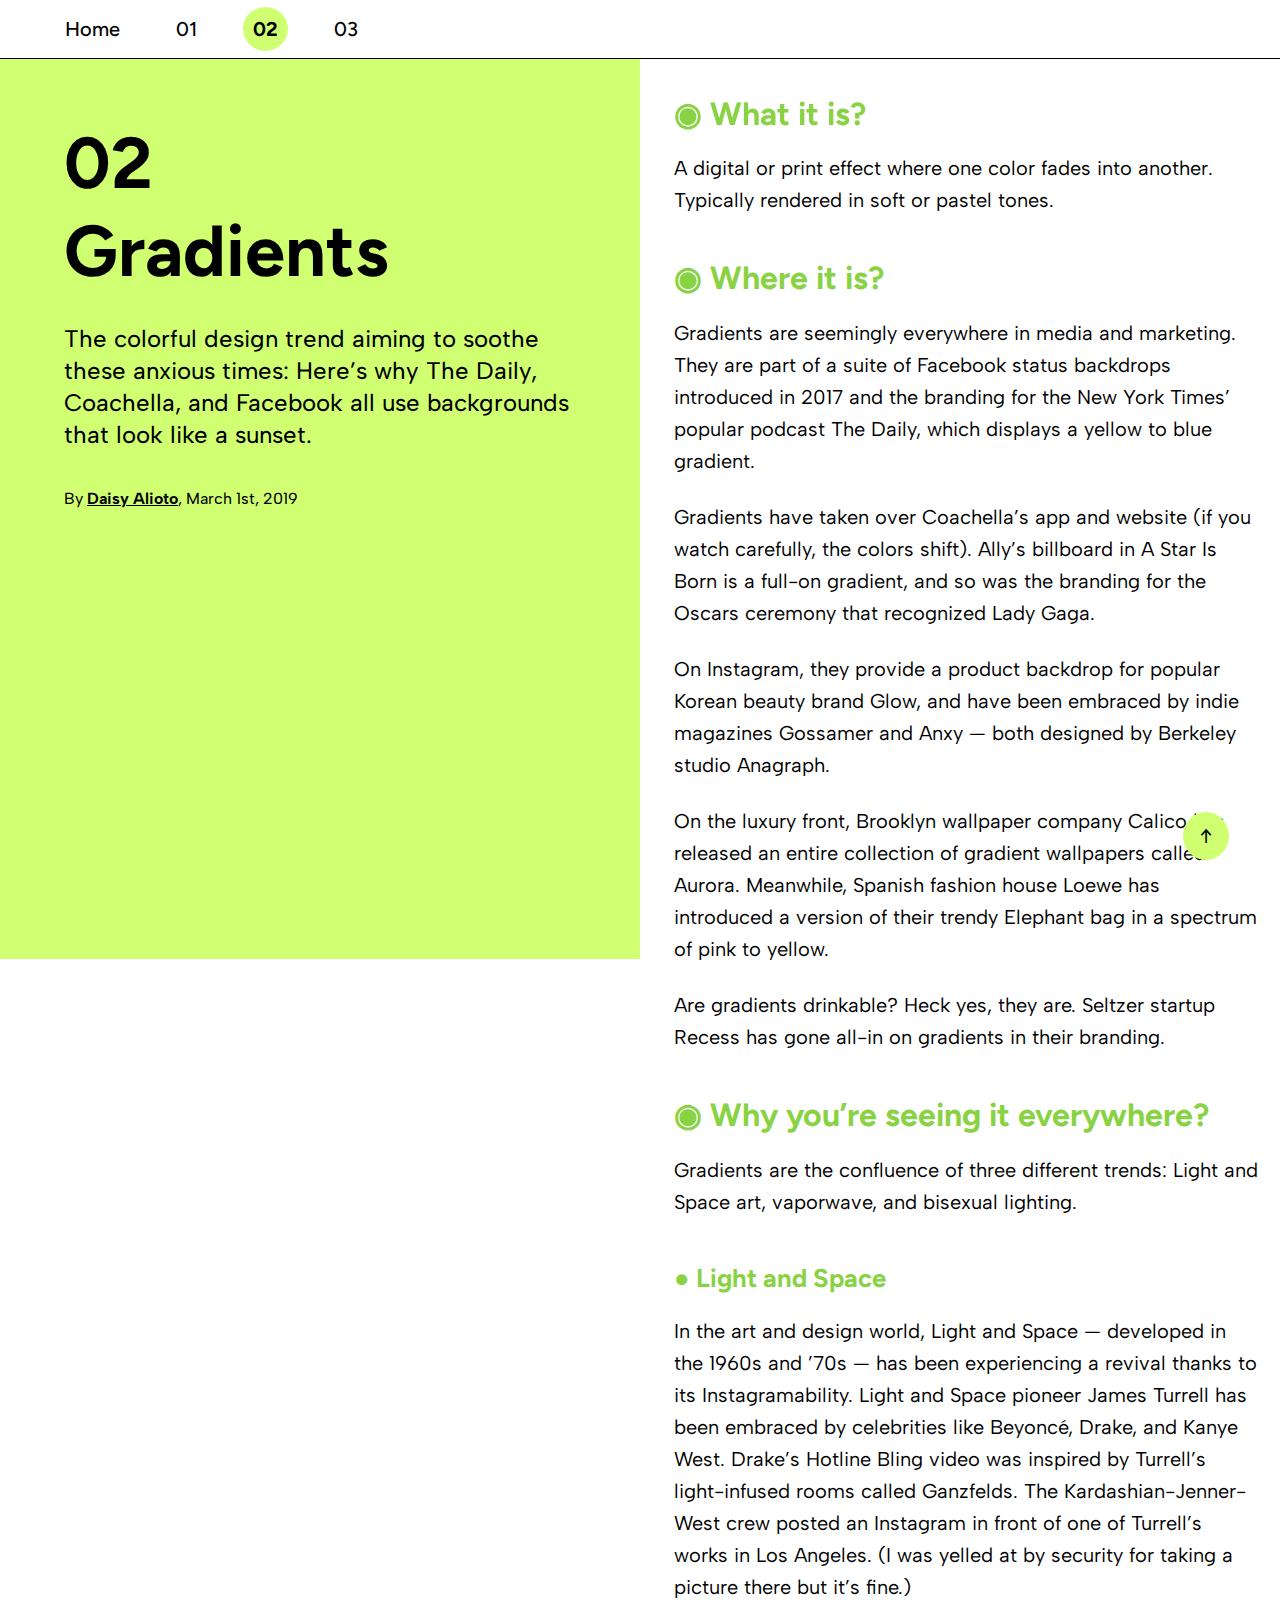
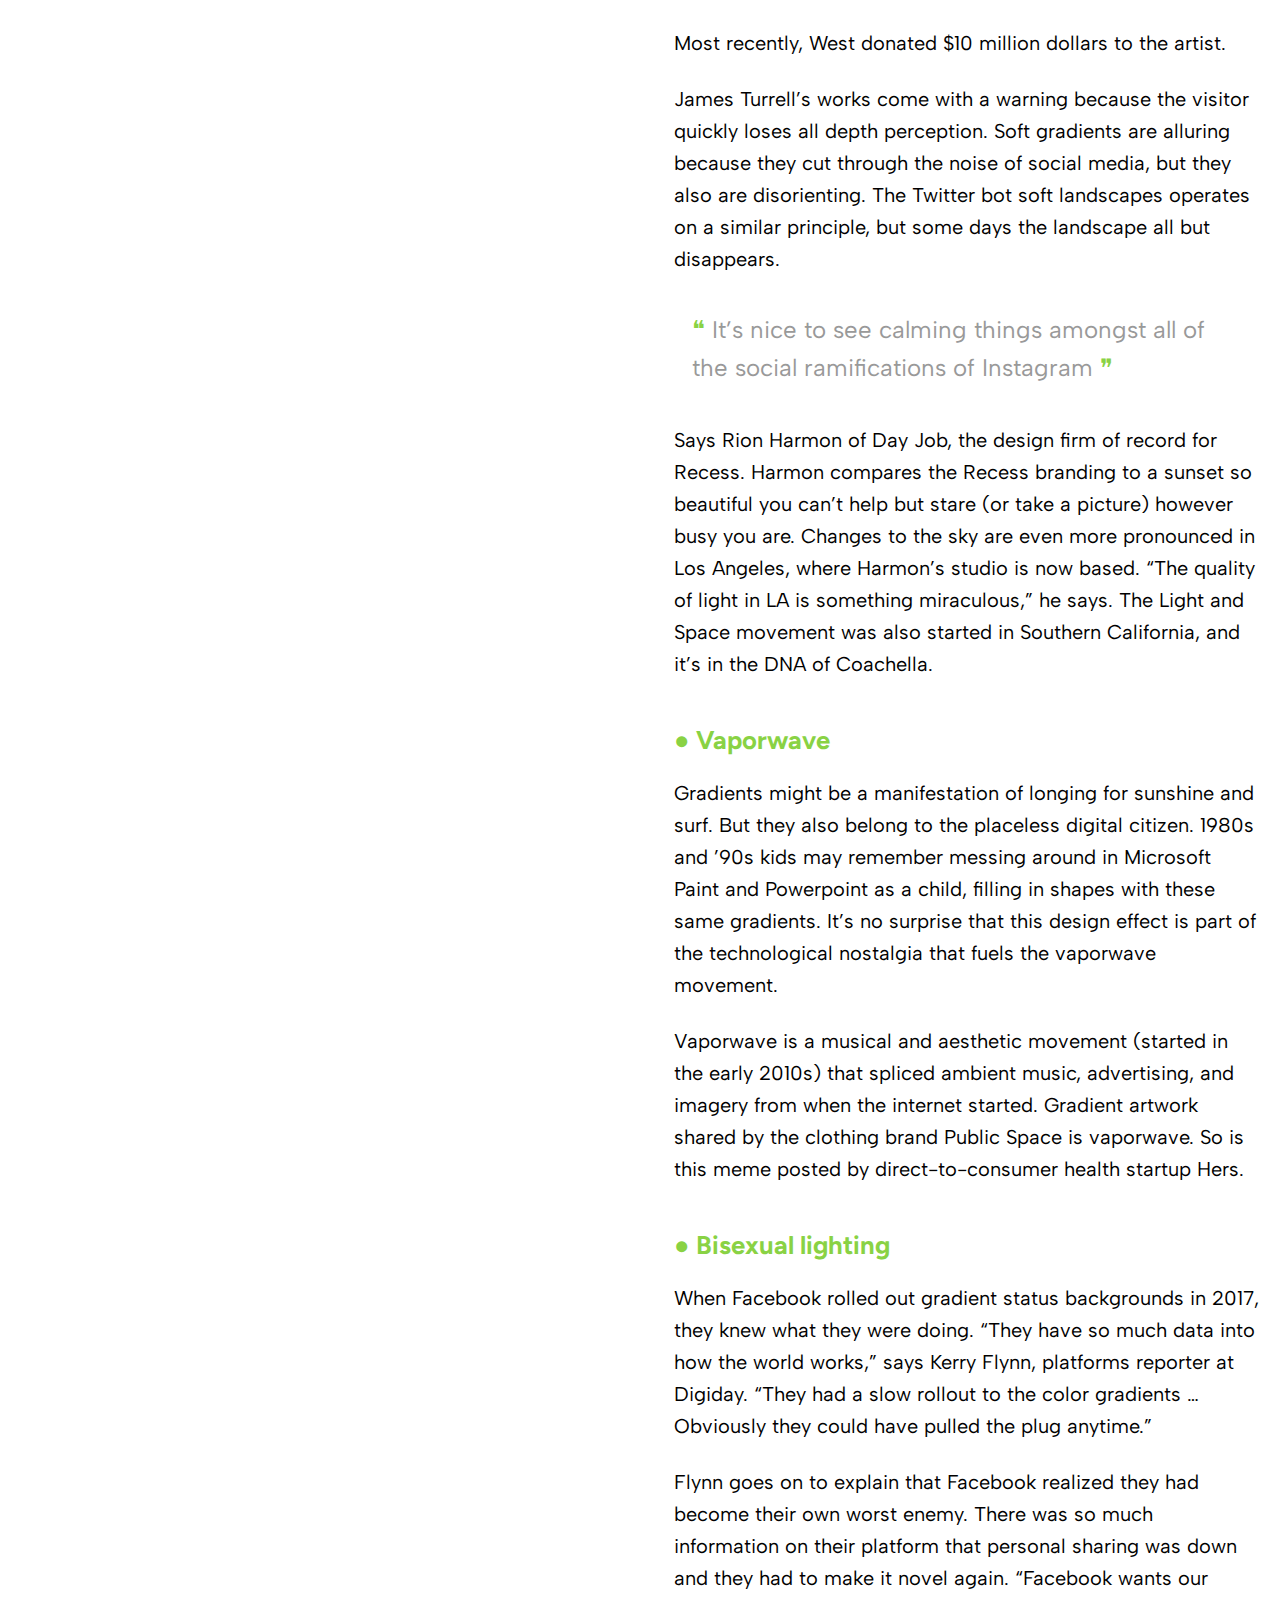
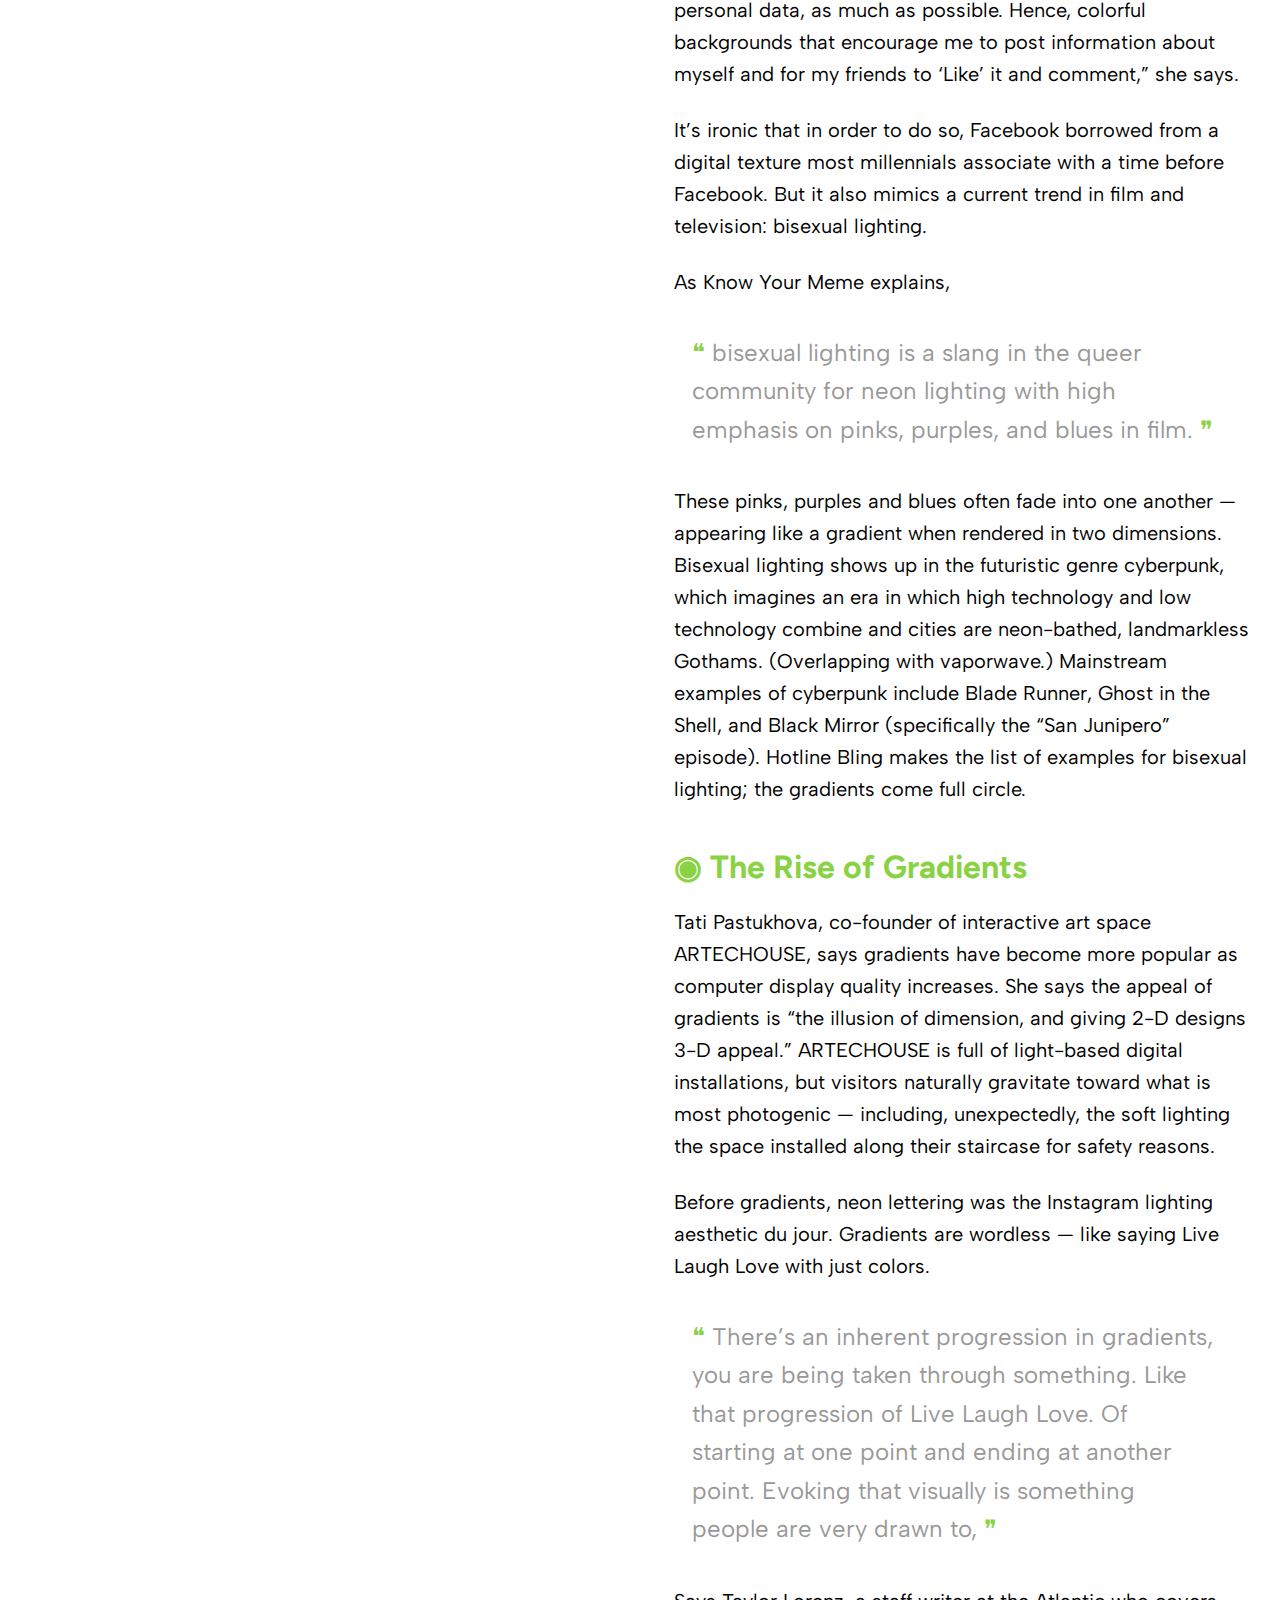
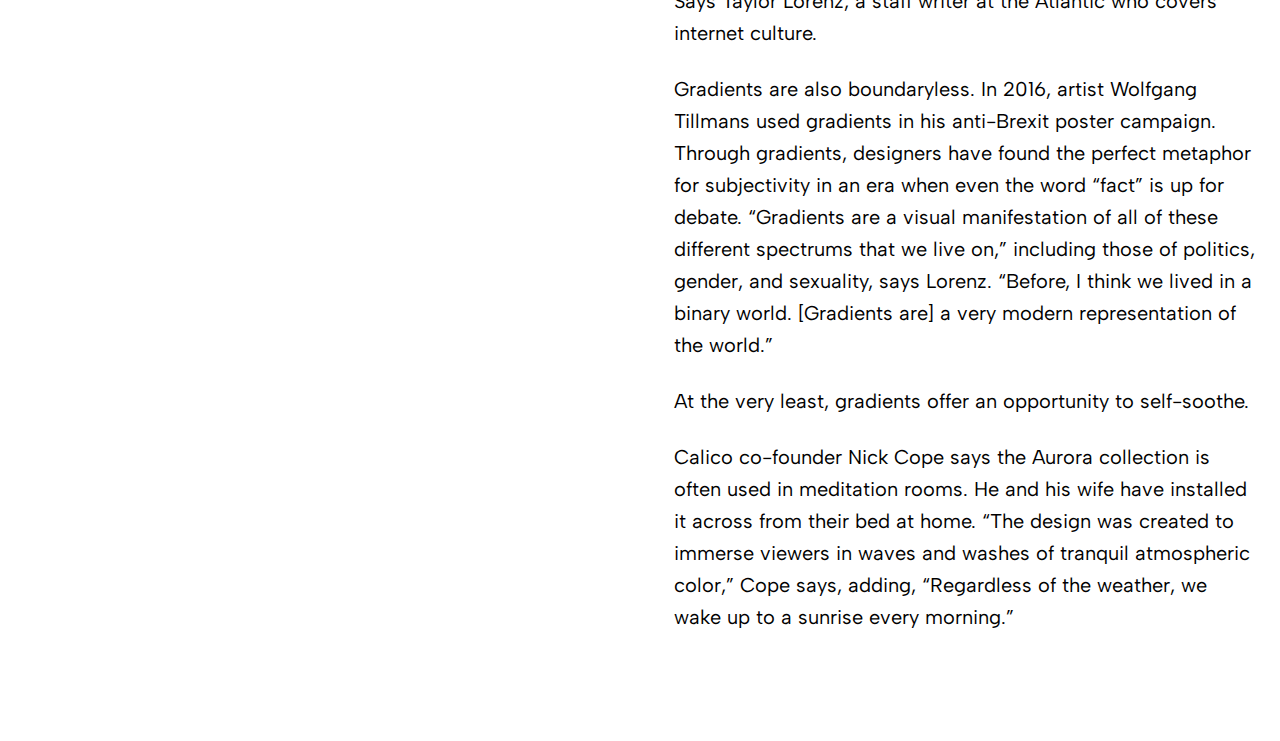
<file: 02 gradients/index.html>
<html>
	<head>
		<title>Binding</title>
		<meta name="viewport" content="width=device-width, initial-scale=1">
		<link href="../assets/reset.css" rel="stylesheet">
		<link href="../assets/common.css" rel="stylesheet">
		<link href="style.css" rel="stylesheet">
	</head>

	<body>
		<nav>
			<ul>
				<li>
					<a href="../">Home</a>
				</li>
				<li>
					<a href="../01 colour and culture/">01</a>
				</li>
				<li>
					<a href="../02 gradients/">02</a>
				</li>
				<li>
					<a href="../03 everyday color theory/">03</a>
				</li>
			</ul>
		</nav>

	<div class="column">
		<header>
			<h1 id="heading-number">02</h1>
			<h1>Gradients</h1>
			<p>
				The colorful design trend aiming to soothe these anxious times: Here’s why The Daily, Coachella, and Facebook all use backgrounds that look like a sunset.
			</p>
			<section class="author-info">
				<p>By <em><a href="https://www.vox.com/the-goods/2019/3/1/18241592/gradients-facebook-coachella-daily-fading-pastel-design-trend">Daisy Alioto</a></em>, March 1st, 2019</p>
			</section>
		</header>
		
	<div class="article">
		<section>
			<h2 id="first-h2"><span class="point">◉</span> What it is?</h2>
			<p>
				A digital or print effect where one color fades into another. Typically rendered in soft or pastel tones.
			</p>
		</section>

			<section>
				<h2><span class="point">◉</span> Where it is?</h2>
				<p>
					Gradients are seemingly everywhere in media and marketing. They are part of a suite of Facebook status backdrops introduced in 2017 and the branding for the New York Times’ popular podcast The Daily, which displays a yellow to blue gradient.
				</p>
				<p>
					Gradients have taken over Coachella’s app and website (if you watch carefully, the colors shift). Ally’s billboard in A Star Is Born is a full-on gradient, and so was the branding for the Oscars ceremony that recognized Lady Gaga.
				</p>
				<p>
					On Instagram, they provide a product backdrop for popular Korean beauty brand Glow, and have been embraced by indie magazines Gossamer and Anxy — both designed by Berkeley studio Anagraph.
				</p>
				<p>
					On the luxury front, Brooklyn wallpaper company Calico has released an entire collection of gradient wallpapers called Aurora. Meanwhile, Spanish fashion house Loewe has introduced a version of their trendy Elephant bag in a spectrum of pink to yellow.
				</p>
				<p>
					Are gradients drinkable? Heck yes, they are. Seltzer startup Recess has gone all-in on gradients in their branding.
				</p>
			</section>

			<section>
				<h2><span class="point">◉</span> Why you’re seeing it everywhere?</h2>
				<p>
					Gradients are the confluence of three different trends: Light and Space art, vaporwave, and bisexual lighting.
				</p>
			</section>

			<section>
				<h3><span class="point">●</span> Light and Space</h3>
				<p>
					In the art and design world, Light and Space — developed in the 1960s and ’70s — has been experiencing a revival thanks to its Instagramability. Light and Space pioneer James Turrell has been embraced by celebrities like Beyoncé, Drake, and Kanye West. Drake’s Hotline Bling video was inspired by Turrell’s light-infused rooms called Ganzfelds. The Kardashian-Jenner-West crew posted an Instagram in front of one of Turrell’s works in Los Angeles. (I was yelled at by security for taking a picture there but it’s fine.)
				</p>
				<p>
					Most recently, West donated $10 million dollars to the artist.
				</p>
				<p>
					James Turrell’s works come with a warning because the visitor quickly loses all depth perception. Soft gradients are alluring because they cut through the noise of social media, but they also are disorienting. The Twitter bot soft landscapes operates on a similar principle, but some days the landscape all but disappears.
				</p>
				<blockquote>
					<span class="point">❝</span> It’s nice to see calming things amongst all of the social ramifications of Instagram <span class="point">❞</span>
				</blockquote>
				<p>Says Rion Harmon of Day Job, the design firm of record for Recess. Harmon compares the Recess branding to a sunset so beautiful you can’t help but stare (or take a picture) however busy you are. Changes to the sky are even more pronounced in Los Angeles, where Harmon’s studio is now based. “The quality of light in LA is something miraculous,” he says. The Light and Space movement was also started in Southern California, and it’s in the DNA of Coachella.
				</p>
			</section>

			<section>
				<h3><span class="point">●</span> Vaporwave</h3>
				<p>
					Gradients might be a manifestation of longing for sunshine and surf. But they also belong to the placeless digital citizen. 1980s and ’90s kids may remember messing around in Microsoft Paint and Powerpoint as a child, filling in shapes with these same gradients. It’s no surprise that this design effect is part of the technological nostalgia that fuels the vaporwave movement.
				</p>
				<p>
					Vaporwave is a musical and aesthetic movement (started in the early 2010s) that spliced ambient music, advertising, and imagery from when the internet started. Gradient artwork shared by the clothing brand Public Space is vaporwave. So is this meme posted by direct-to-consumer health startup Hers.
				</p>
			</section>

			<section>
				<h3><span class="point">●</span> Bisexual lighting</h3>
				<p>
					When Facebook rolled out gradient status backgrounds in 2017, they knew what they were doing. “They have so much data into how the world works,” says Kerry Flynn, platforms reporter at Digiday. “They had a slow rollout to the color gradients … Obviously they could have pulled the plug anytime.”
				</p>
				<p>
					Flynn goes on to explain that Facebook realized they had become their own worst enemy. There was so much information on their platform that personal sharing was down and they had to make it novel again. “Facebook wants our personal data, as much as possible. Hence, colorful backgrounds that encourage me to post information about myself and for my friends to ‘Like’ it and comment,” she says.
				</p>
				<p>
					It’s ironic that in order to do so, Facebook borrowed from a digital texture most millennials associate with a time before Facebook. But it also mimics a current trend in film and television: bisexual lighting.
				</p>
				<p>
					As Know Your Meme explains, 
				</p>
				<blockquote>
					<span class="point">❝</span> bisexual lighting is a slang in the queer community for neon lighting with high emphasis on pinks, purples, and blues in film. <span class="point">❞</span>
				</blockquote>
				<p>
					These pinks, purples and blues often fade into one another — appearing like a gradient when rendered in two dimensions. Bisexual lighting shows up in the futuristic genre cyberpunk, which imagines an era in which high technology and low technology combine and cities are neon-bathed, landmarkless Gothams. (Overlapping with vaporwave.) Mainstream examples of cyberpunk include Blade Runner, Ghost in the Shell, and Black Mirror (specifically the “San Junipero” episode). Hotline Bling makes the list of examples for bisexual lighting; the gradients come full circle.
				</p>
			</section>

			<section>
				<h2><span class="point">◉</span> The Rise of Gradients</h2>
				<p>
					Tati Pastukhova, co-founder of interactive art space ARTECHOUSE, says gradients have become more popular as computer display quality increases. She says the appeal of gradients is “the illusion of dimension, and giving 2-D designs 3-D appeal.” ARTECHOUSE is full of light-based digital installations, but visitors naturally gravitate toward what is most photogenic — including, unexpectedly, the soft lighting the space installed along their staircase for safety reasons.
				</p>
				<p>
					Before gradients, neon lettering was the Instagram lighting aesthetic du jour. Gradients are wordless — like saying Live Laugh Love with just colors.
				</p>
				<blockquote>
					<span class="point">❝</span> There’s an inherent progression in gradients, you are being taken through something. Like that progression of Live Laugh Love. Of starting at one point and ending at another point. Evoking that visually is something people are very drawn to, <span class="point">❞</span>
				</blockquote>
				<p>
					Says Taylor Lorenz, a staff writer at the Atlantic who covers internet culture.
				</p>
				<p>
					Gradients are also boundaryless. In 2016, artist Wolfgang Tillmans used gradients in his anti-Brexit poster campaign. Through gradients, designers have found the perfect metaphor for subjectivity in an era when even the word “fact” is up for debate. “Gradients are a visual manifestation of all of these different spectrums that we live on,” including those of politics, gender, and sexuality, says Lorenz. “Before, I think we lived in a binary world. [Gradients are] a very modern representation of the world.”
				</p>
				<p>
					At the very least, gradients offer an opportunity to self-soothe.
				</p>
				<p>
					Calico co-founder Nick Cope says the Aurora collection is often used in meditation rooms. He and his wife have installed it across from their bed at home. “The design was created to immerse viewers in waves and washes of tranquil atmospheric color,” Cope says, adding, “Regardless of the weather, we wake up to a sunrise every morning.”
				</p>
			</section>
		</div>
		</div>

			<footer>
				<a id="top" href="#">↑</a>
			</footer>
	</body>
</html>
</file>
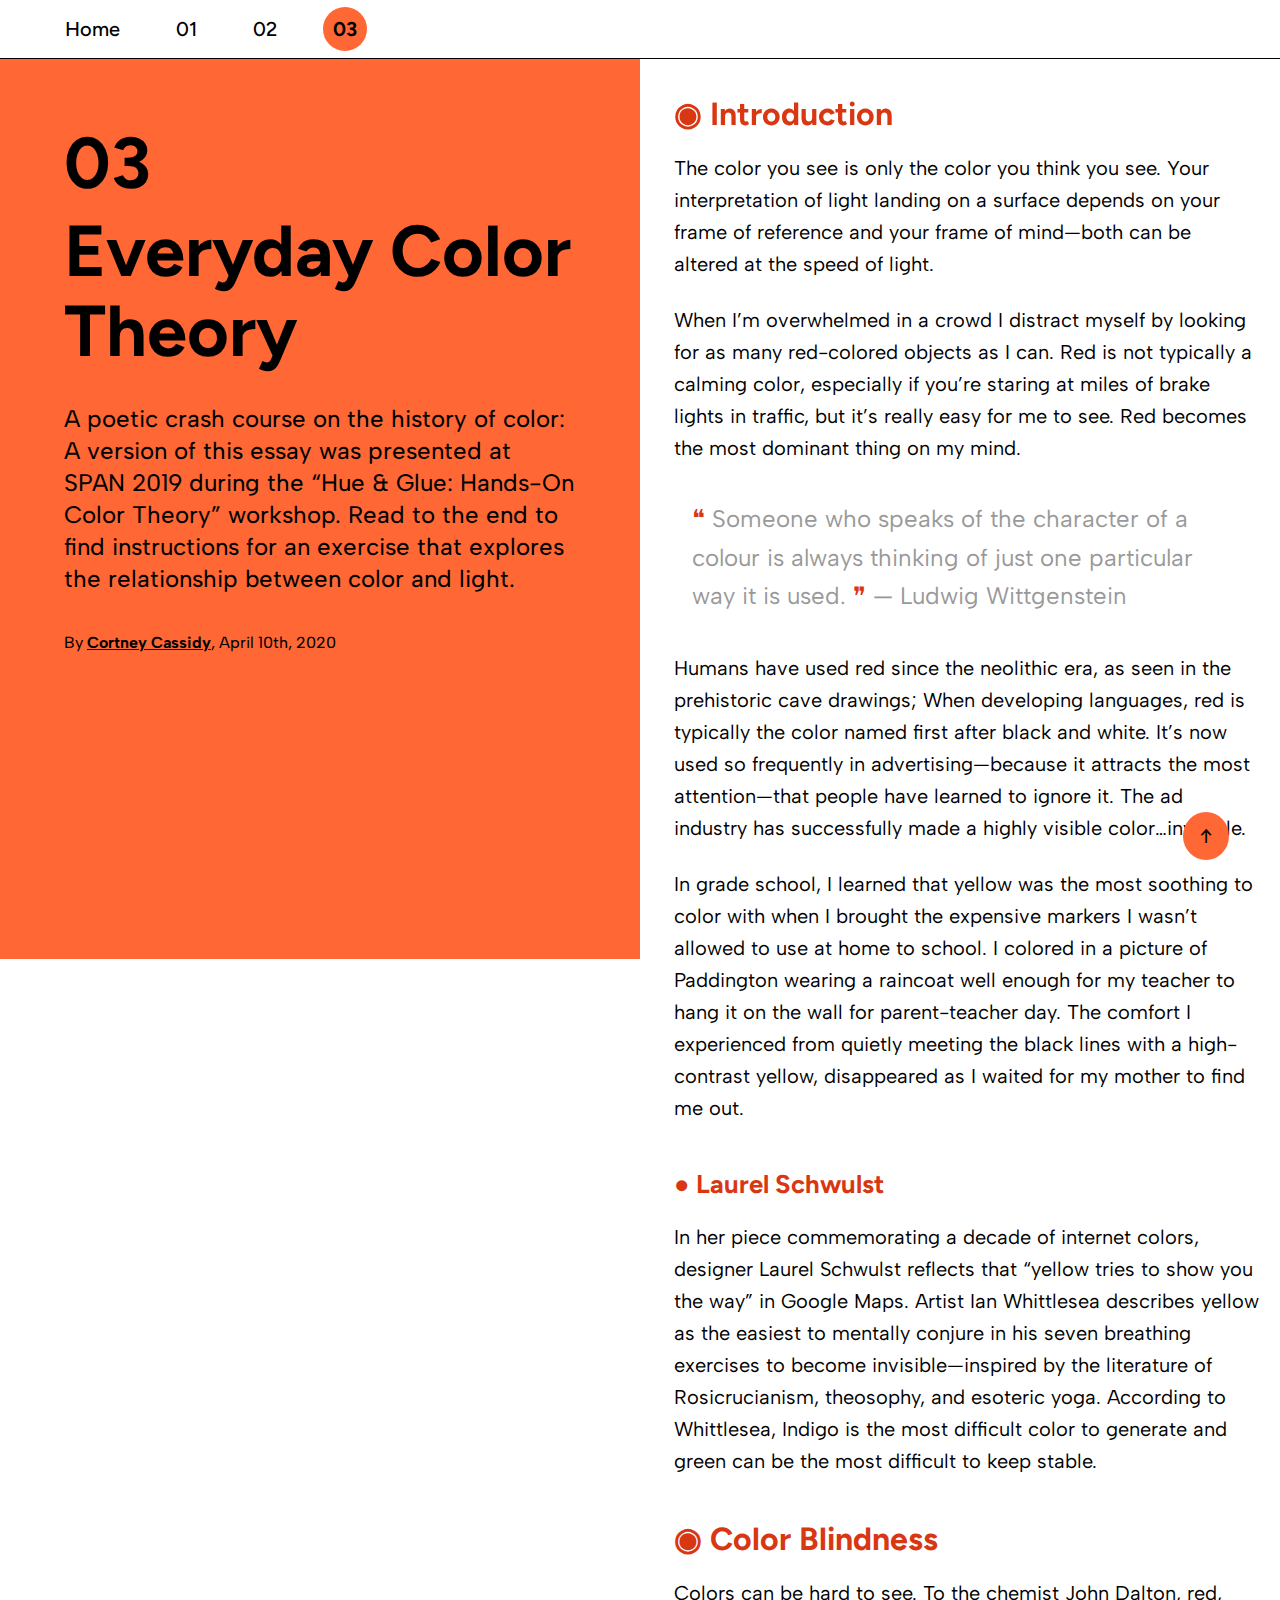
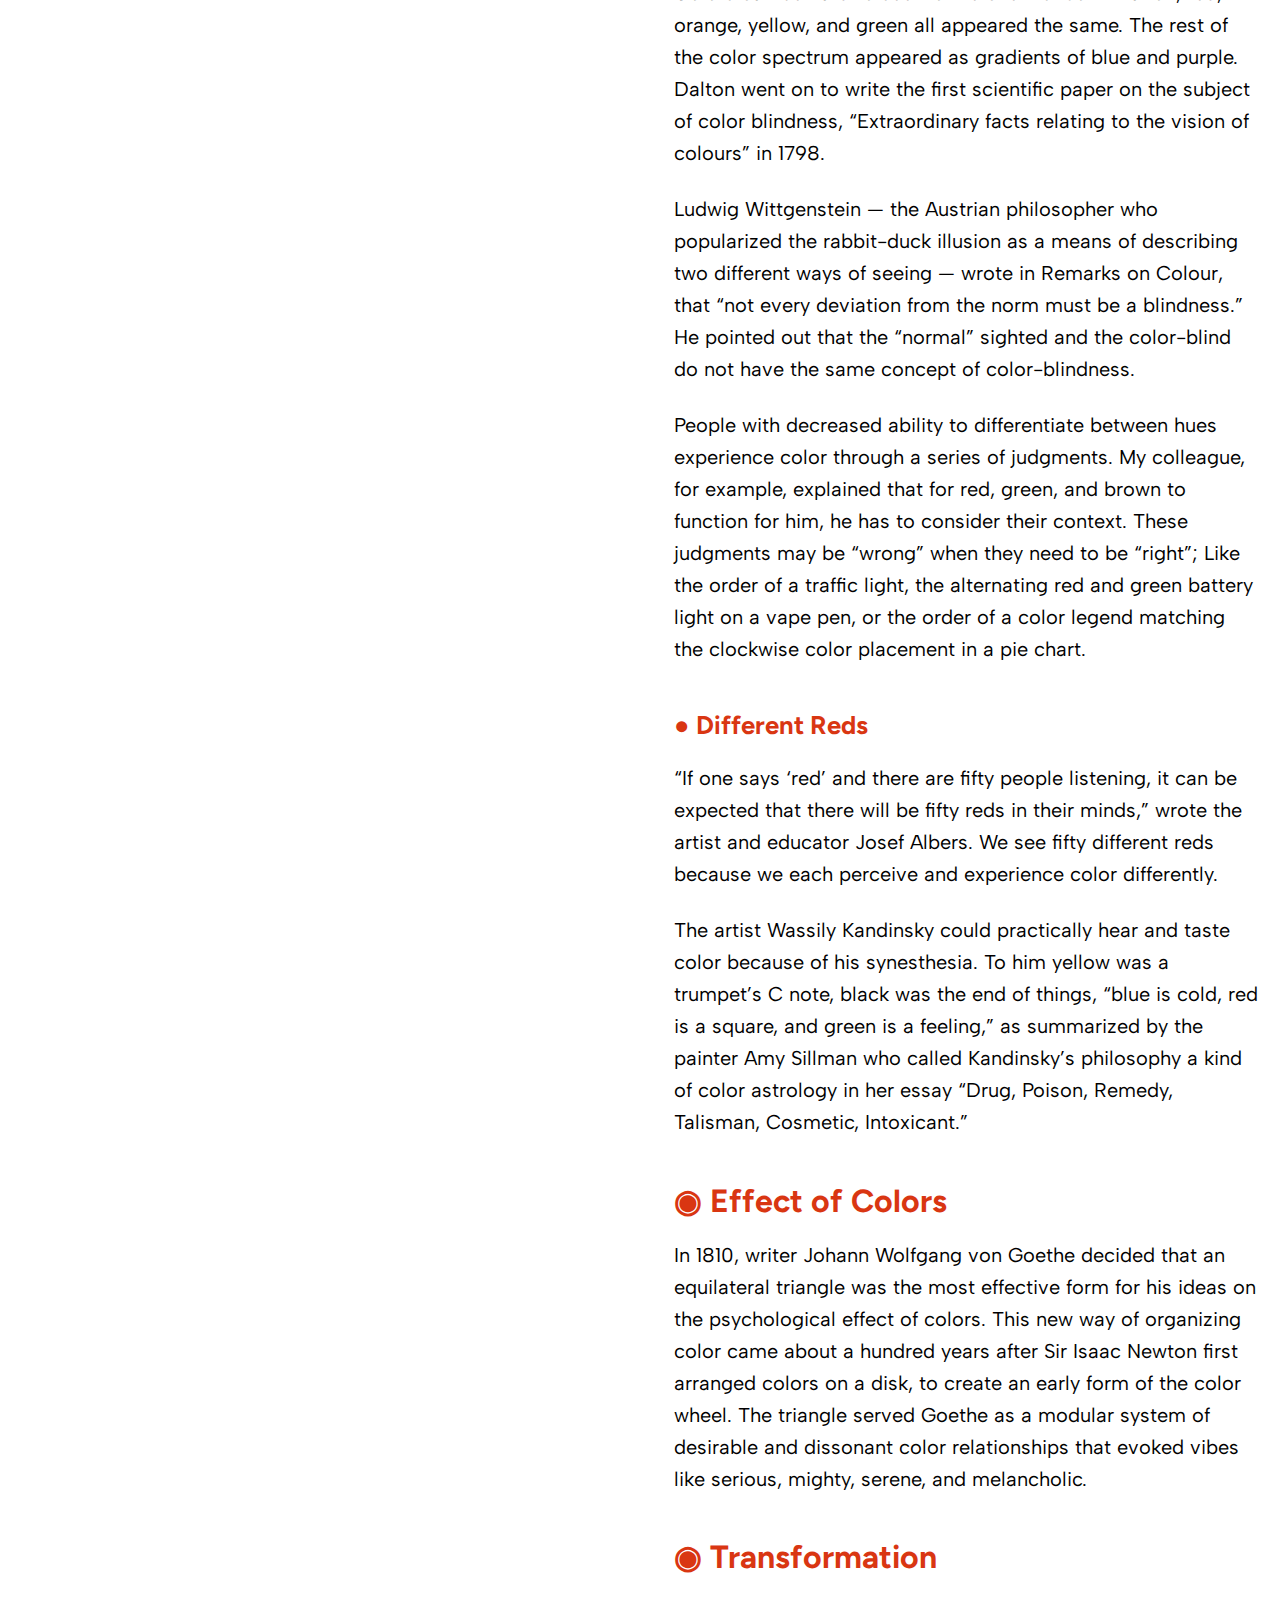
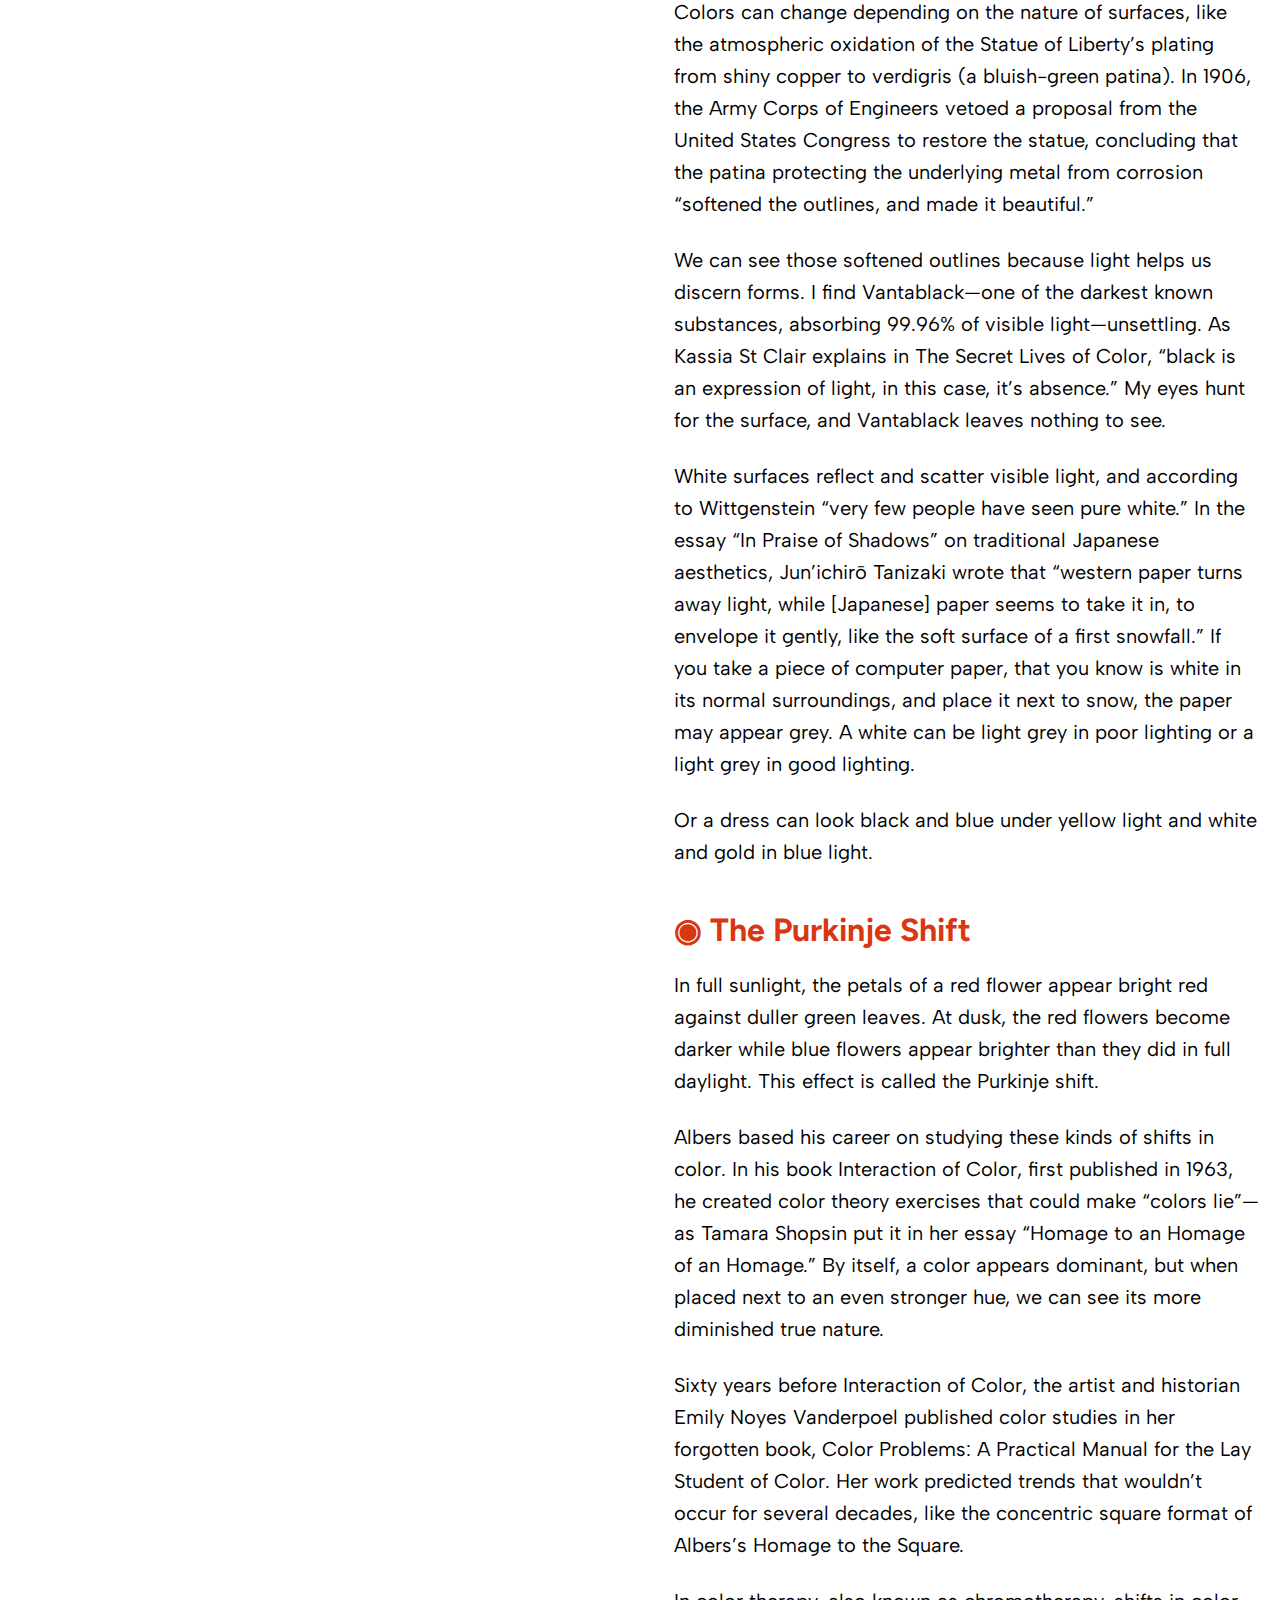
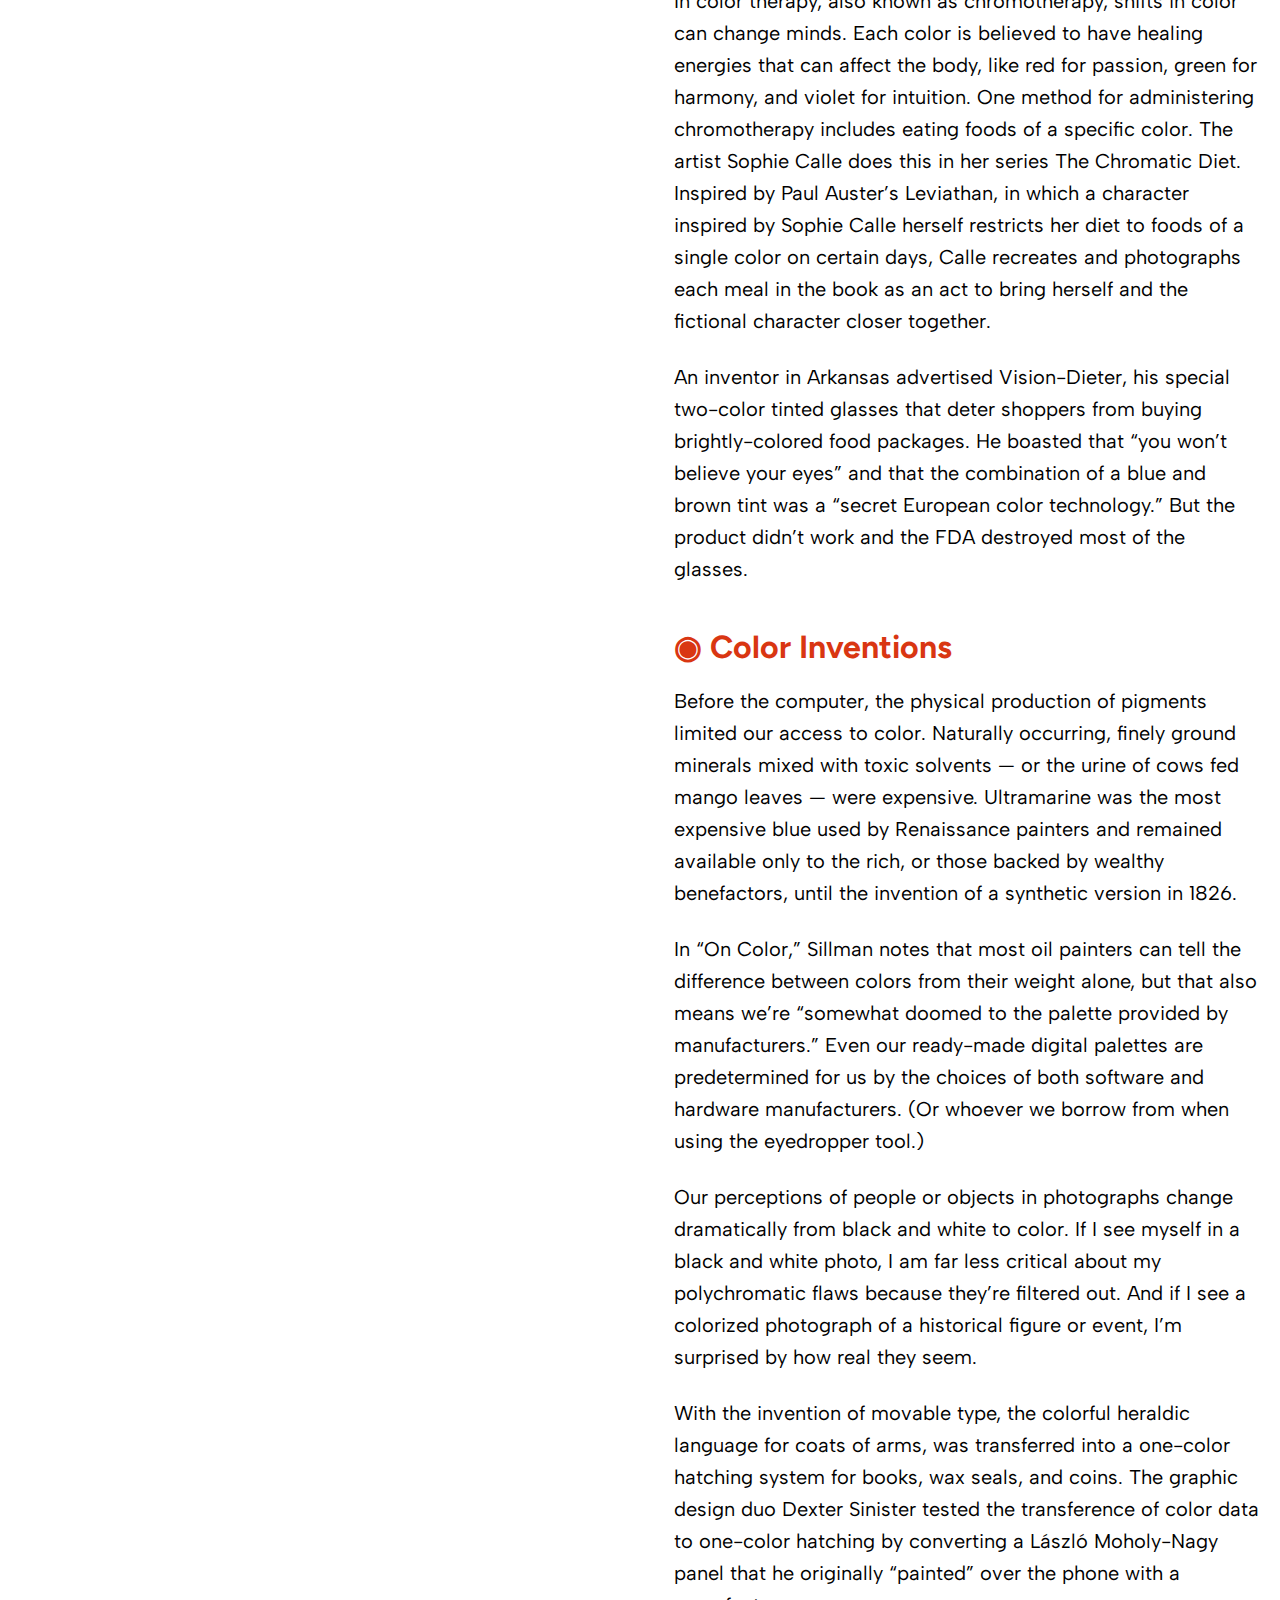
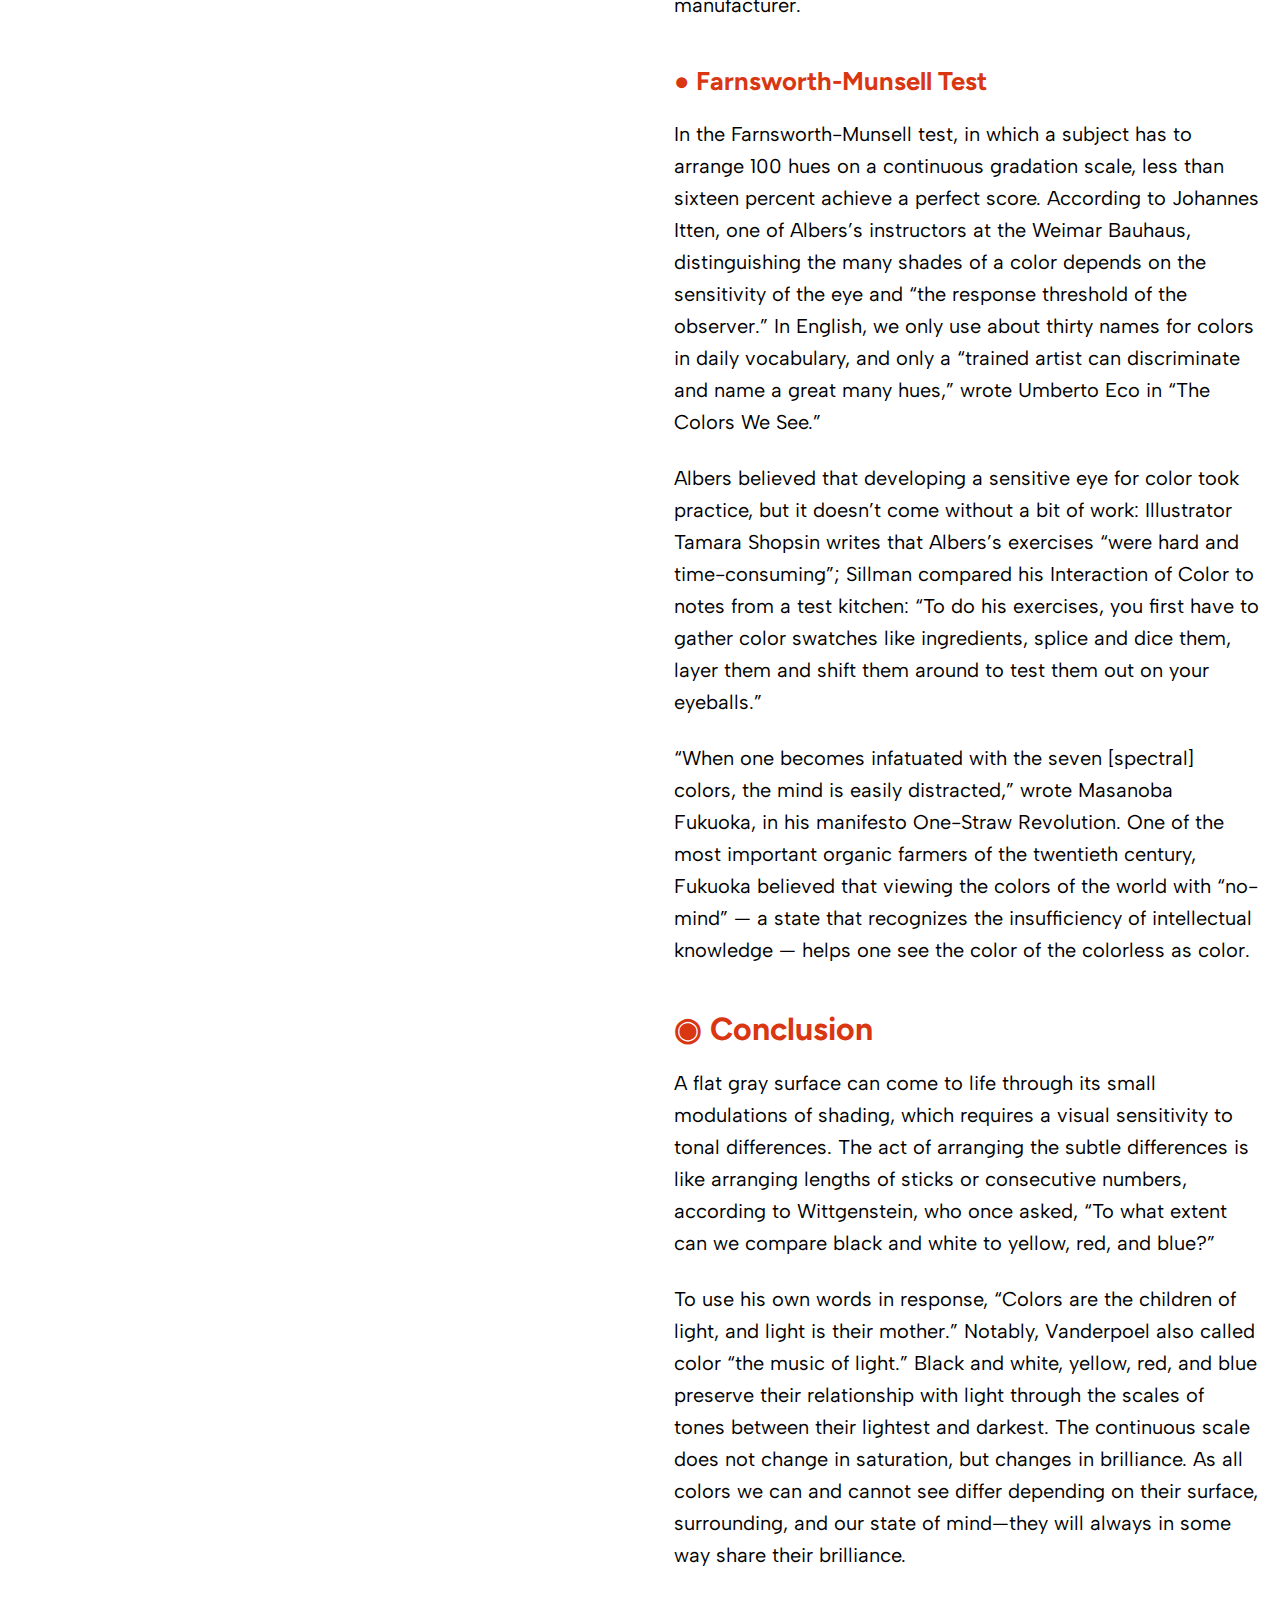
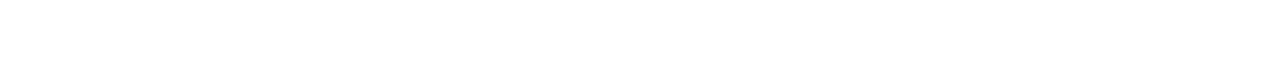
<file: 03 everyday color theory/index.html>
<html>
	<head>
		<title>Binding</title>
		<meta name="viewport" content="width=device-width, initial-scale=1">
		<link href="../assets/reset.css" rel="stylesheet">
		<link href="../assets/common.css" rel="stylesheet">
		<link href="style.css" rel="stylesheet">
	</head>

	<body>
		<nav>
			<ul>
				<li>
					<a href="../">Home</a>
				</li>
				<li>
					<a href="../01 colour and culture/">01</a>
				</li>
				<li>
					<a href="../02 gradients/">02</a>
				</li>
				<li>
					<a href="../03 everyday color theory/">03</a>
				</li>
			</ul>
		</nav>
		
	<div class="column">
		<header>
			<h1 id="heading-number">03</h1>
			<h1>Everyday Color Theory</h1>
			<p>
				A poetic crash course on the history of color: 
				A version of this essay was presented at SPAN 2019 during the “Hue & Glue: Hands-On Color Theory” workshop. Read to the end to find instructions for an exercise that explores the relationship between color and light.
			</p>
			<section class="author-info">
				<p>By <em><a href="https://medium.com/google-design/everyday-color-theory-59c1ca0770cb">Cortney Cassidy</a></em>, April 10th, 2020</p>
			</section>
		</header>

	<div class="article">
		<section>
			<h2 id="first-h2"><span class="point">◉</span> Introduction</h2>
			<p>
				The color you see is only the color you think you see. Your interpretation of light landing on a surface depends on your frame of reference and your frame of mind—both can be altered at the speed of light.
			</p>
			<p>
				When I’m overwhelmed in a crowd I distract myself by looking for as many red-colored objects as I can. Red is not typically a calming color, especially if you’re staring at miles of brake lights in traffic, but it’s really easy for me to see. Red becomes the most dominant thing on my mind.
			</p>
			<blockquote>
				<span class="point">❝</span> Someone who speaks of the character of a colour is always thinking of just one particular way it is used. <span class="point">❞</span> <wbr>— Ludwig Wittgenstein
			</blockquote>
			<p>
				Humans have used red since the neolithic era, as seen in the prehistoric cave drawings; When developing languages, red is typically the color named first after black and white. It’s now used so frequently in advertising—because it attracts the most attention—that people have learned to ignore it. The ad industry has successfully made a highly visible color…invisible.
			</p>
			<p>
				In grade school, I learned that yellow was the most soothing to color with when I brought the expensive markers I wasn’t allowed to use at home to school. I colored in a picture of Paddington wearing a raincoat well enough for my teacher to hang it on the wall for parent-teacher day. The comfort I experienced from quietly meeting the black lines with a high-contrast yellow, disappeared as I waited for my mother to find me out.
			</p>
		</section>

			<section>
				<h3><span class="point">●</span> Laurel Schwulst</h3>
				<p>
					In her piece commemorating a decade of internet colors, designer Laurel Schwulst reflects that “yellow tries to show you the way” in Google Maps. Artist Ian Whittlesea describes yellow as the easiest to mentally conjure in his seven breathing exercises to become invisible—inspired by the literature of Rosicrucianism, theosophy, and esoteric yoga. According to Whittlesea, Indigo is the most difficult color to generate and green can be the most difficult to keep stable.
				</p>
			</section>

			<section>
				<h2><span class="point">◉</span> Color Blindness</h2>
				<p>
					Colors can be hard to see. To the chemist John Dalton, red, orange, yellow, and green all appeared the same. The rest of the color spectrum appeared as gradients of blue and purple. Dalton went on to write the first scientific paper on the subject of color blindness, “Extraordinary facts relating to the vision of colours” in 1798.
				</p>
				<p>
					Ludwig Wittgenstein — the Austrian philosopher who popularized the rabbit-duck illusion as a means of describing two different ways of seeing — wrote in Remarks on Colour, that “not every deviation from the norm must be a blindness.” He pointed out that the “normal” sighted and the color-blind do not have the same concept of color-blindness.
				</p>
				<p>
					People with decreased ability to differentiate between hues experience color through a series of judgments. My colleague, for example, explained that for red, green, and brown to function for him, he has to consider their context. These judgments may be “wrong” when they need to be “right”; Like the order of a traffic light, the alternating red and green battery light on a vape pen, or the order of a color legend matching the clockwise color placement in a pie chart.
				</p>
			</section>

			<section>
				<h3><span class="point">●</span> Different Reds</h3>
				<p>
					“If one says ‘red’ and there are fifty people listening, it can be expected that there will be fifty reds in their minds,” wrote the artist and educator Josef Albers. We see fifty different reds because we each perceive and experience color differently.
				</p>
				<p>
					The artist Wassily Kandinsky could practically hear and taste color because of his synesthesia. To him yellow was a trumpet’s C note, black was the end of things, “blue is cold, red is a square, and green is a feeling,” as summarized by the painter Amy Sillman who called Kandinsky’s philosophy a kind of color astrology in her essay “Drug, Poison, Remedy, Talisman, Cosmetic, Intoxicant.”
				</p>
			</section>

			<section>
				<h2><span class="point">◉</span> Effect of Colors</h2>
				<p>
					In 1810, writer Johann Wolfgang von Goethe decided that an equilateral triangle was the most effective form for his ideas on the psychological effect of colors. This new way of organizing color came about a hundred years after Sir Isaac Newton first arranged colors on a disk, to create an early form of the color wheel. The triangle served Goethe as a modular system of desirable and dissonant color relationships that evoked vibes like serious, mighty, serene, and melancholic.
				</p>
			</section>

			<section>
				<h2><span class="point">◉</span>  Transformation</h2>
				<p>
					Colors can change depending on the nature of surfaces, like the atmospheric oxidation of the Statue of Liberty’s plating from shiny copper to verdigris (a bluish-green patina). In 1906, the Army Corps of Engineers vetoed a proposal from the United States Congress to restore the statue, concluding that the patina protecting the underlying metal from corrosion “softened the outlines, and made it beautiful.”
				</p>
				<p>
					We can see those softened outlines because light helps us discern forms. I find Vantablack—one of the darkest known substances, absorbing 99.96% of visible light—unsettling. As Kassia St Clair explains in The Secret Lives of Color, 
					“black is an expression of light, in this case, it’s absence.” My eyes hunt for the surface, and Vantablack leaves nothing to see.
				</p>
				<p>
					White surfaces reflect and scatter visible light, and according to Wittgenstein “very few people have seen pure white.” In the essay “In Praise of Shadows” on traditional Japanese aesthetics, Jun’ichirō Tanizaki wrote that “western paper turns away light, while [Japanese] paper seems to take it in, to envelope it gently, like the soft surface of a first snowfall.” If you take a piece of computer paper, that you know is white in its normal surroundings, and place it next to snow, the paper may appear grey. A white can be light grey in poor lighting or a light grey in good lighting.
				</p>
				<p>
					Or a dress can look black and blue under yellow light and white and gold in blue light.
				</p>
			</section>

			<section>
				<h2><span class="point">◉</span> The Purkinje Shift</h2>
				<p>
					In full sunlight, the petals of a red flower appear bright red against duller green leaves. At dusk, the red flowers become darker while blue flowers appear brighter than they did in full daylight. This effect is called the Purkinje shift.
				</p>
				<p>
					Albers based his career on studying these kinds of shifts in color. In his book Interaction of Color, first published in 1963, he created color theory exercises that could make “colors lie”—as Tamara Shopsin put it in her essay “Homage to an Homage of an Homage.” By itself, a color appears dominant, but when placed next to an even stronger hue, we can see its more diminished true nature.
				</p>
				<p>
					Sixty years before Interaction of Color, the artist and historian Emily Noyes Vanderpoel published color studies in her forgotten book, Color Problems: A Practical Manual for the Lay Student of Color. Her work predicted trends that wouldn’t occur for several decades, like the concentric square format of Albers’s Homage to the Square.
				</p>
				<p>
					In color therapy, also known as chromotherapy, shifts in color can change minds. Each color is believed to have healing energies that can affect the body, like red for passion, green for harmony, and violet for intuition. One method for administering chromotherapy includes eating foods of a specific color. The artist Sophie Calle does this in her series The Chromatic Diet. Inspired by Paul Auster’s Leviathan, in which a character inspired by Sophie Calle herself restricts her diet to foods of a single color on certain days, Calle recreates and photographs each meal in the book as an act to bring herself and the fictional character closer together.
				</p>
				<p>
					An inventor in Arkansas advertised Vision-Dieter, his special two-color tinted glasses that deter shoppers from buying brightly-colored food packages. He boasted that “you won’t believe your eyes” and that the combination of a blue and brown tint was a “secret European color technology.” But the product didn’t work and the FDA destroyed most of the glasses.
				</p>
			</section>

			<section>
				<h2><span class="point">◉</span> Color Inventions</h2>
				<p>
					Before the computer, the physical production of pigments limited our access to color. Naturally occurring, finely ground minerals mixed with toxic solvents — or the urine of cows fed mango leaves — were expensive. Ultramarine was the most expensive blue used by Renaissance painters and remained available only to the rich, or those backed by wealthy benefactors, until the invention of a synthetic version in 1826.
				</p>
				<p>
					In “On Color,” Sillman notes that most oil painters can tell the difference between colors from their weight alone, but that also means we’re “somewhat doomed to the palette provided by manufacturers.” Even our ready-made digital palettes are predetermined for us by the choices of both software and hardware manufacturers. (Or whoever we borrow from when using the eyedropper tool.)
				</p>
				<p>
					Our perceptions of people or objects in photographs change dramatically from black and white to color. If I see myself in a black and white photo, I am far less critical about my polychromatic flaws because they’re filtered out. And if I see a colorized photograph of a historical figure or event, I’m surprised by how real they seem.
				</p>
				<p>
					With the invention of movable type, the colorful heraldic language for coats of arms, was transferred into a one-color hatching system for books, wax seals, and coins. The graphic design duo Dexter Sinister tested the transference of color data to one-color hatching by converting a László Moholy-Nagy panel that he originally “painted” over the phone with a manufacturer.
				</p>
			</section>

			<section>
				<h3><span class="point">●</span> Farnsworth-Munsell Test</h3>
				<p>
					In the Farnsworth-Munsell test, in which a subject has to arrange 100 hues on a continuous gradation scale, less than sixteen percent achieve a perfect score. According to Johannes Itten, one of Albers’s instructors at the Weimar Bauhaus, distinguishing the many shades of a color depends on the sensitivity of the eye and “the response threshold of the observer.” In English, we only use about thirty names for colors in daily vocabulary, and only a “trained artist can discriminate and name a great many hues,” wrote Umberto Eco in “The Colors We See.”
				</p>
				<p>
					Albers believed that developing a sensitive eye for color took practice, but it doesn’t come without a bit of work: Illustrator Tamara Shopsin writes that Albers’s exercises “were hard and time-consuming”; Sillman compared his Interaction of Color to notes from a test kitchen: “To do his exercises, you first have to gather color swatches like ingredients, splice and dice them, layer them and shift them around to test them out on your eyeballs.”
				</p>
				<p>
					“When one becomes infatuated with the seven [spectral] colors, the mind is easily distracted,” wrote Masanoba Fukuoka, in his manifesto One-Straw Revolution. One of the most important organic farmers of the twentieth century, Fukuoka believed that viewing the colors of the world with “no-mind” — a state that recognizes the insufficiency of intellectual knowledge — helps one see the color of the colorless as color.
				</p>
			</section>

			<section>
				<h2><span class="point">◉</span> Conclusion</h2>
				<p>
					A flat gray surface can come to life through its small modulations of shading, which requires a visual sensitivity to tonal differences. The act of arranging the subtle differences is like arranging lengths of sticks or consecutive numbers, according to Wittgenstein, who once asked, “To what extent can we compare black and white to yellow, red, and blue?”
				</p>
				<p>
					To use his own words in response, “Colors are the children of light, and light is their mother.” Notably, Vanderpoel also called color “the music of light.” Black and white, yellow, red, and blue preserve their relationship with light through the scales of tones between their lightest and darkest. The continuous scale does not change in saturation, but changes in brilliance. As all colors we can and cannot see differ depending on their surface, surrounding, and our state of mind—they will always in some way share their brilliance.
				</p>
			</section>
		</div>
		</div>

			<footer>
				<a id="top" href="#">↑</a>
			</footer>
	</body>
</html>
</file>
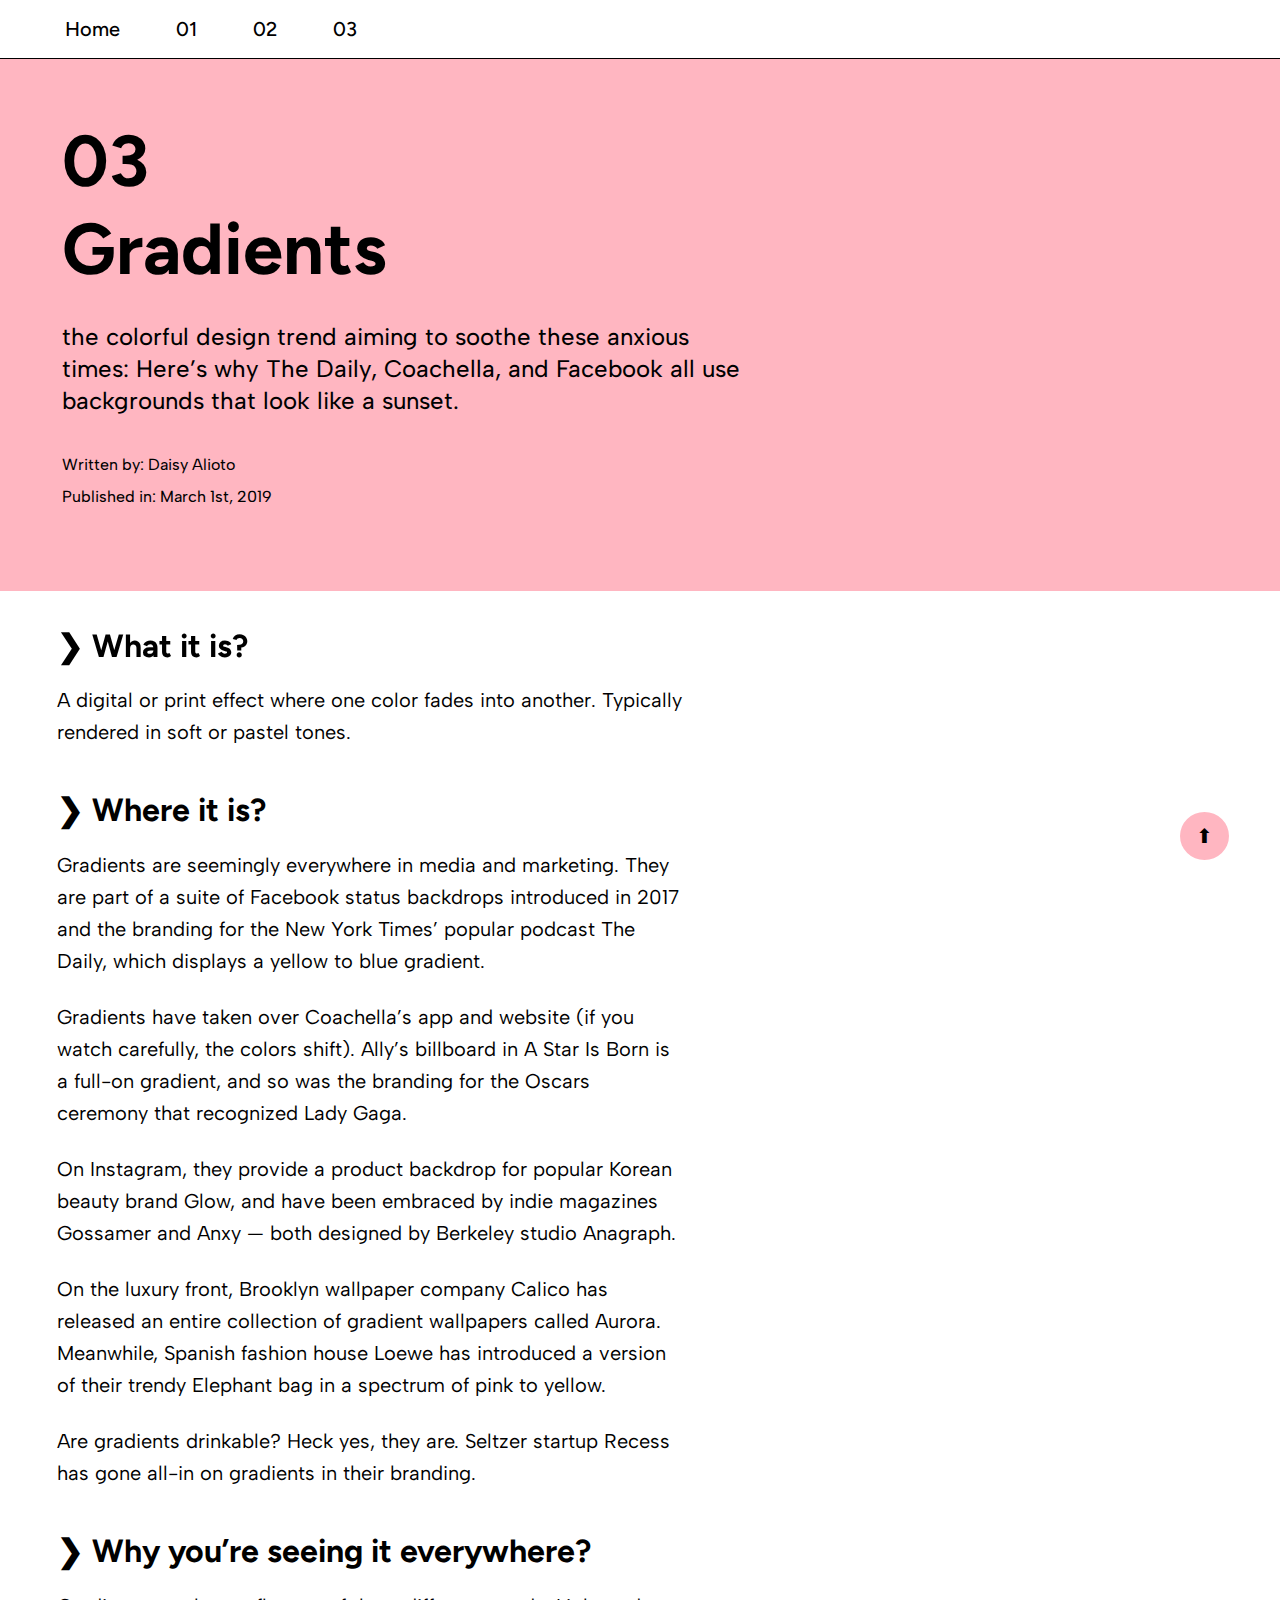
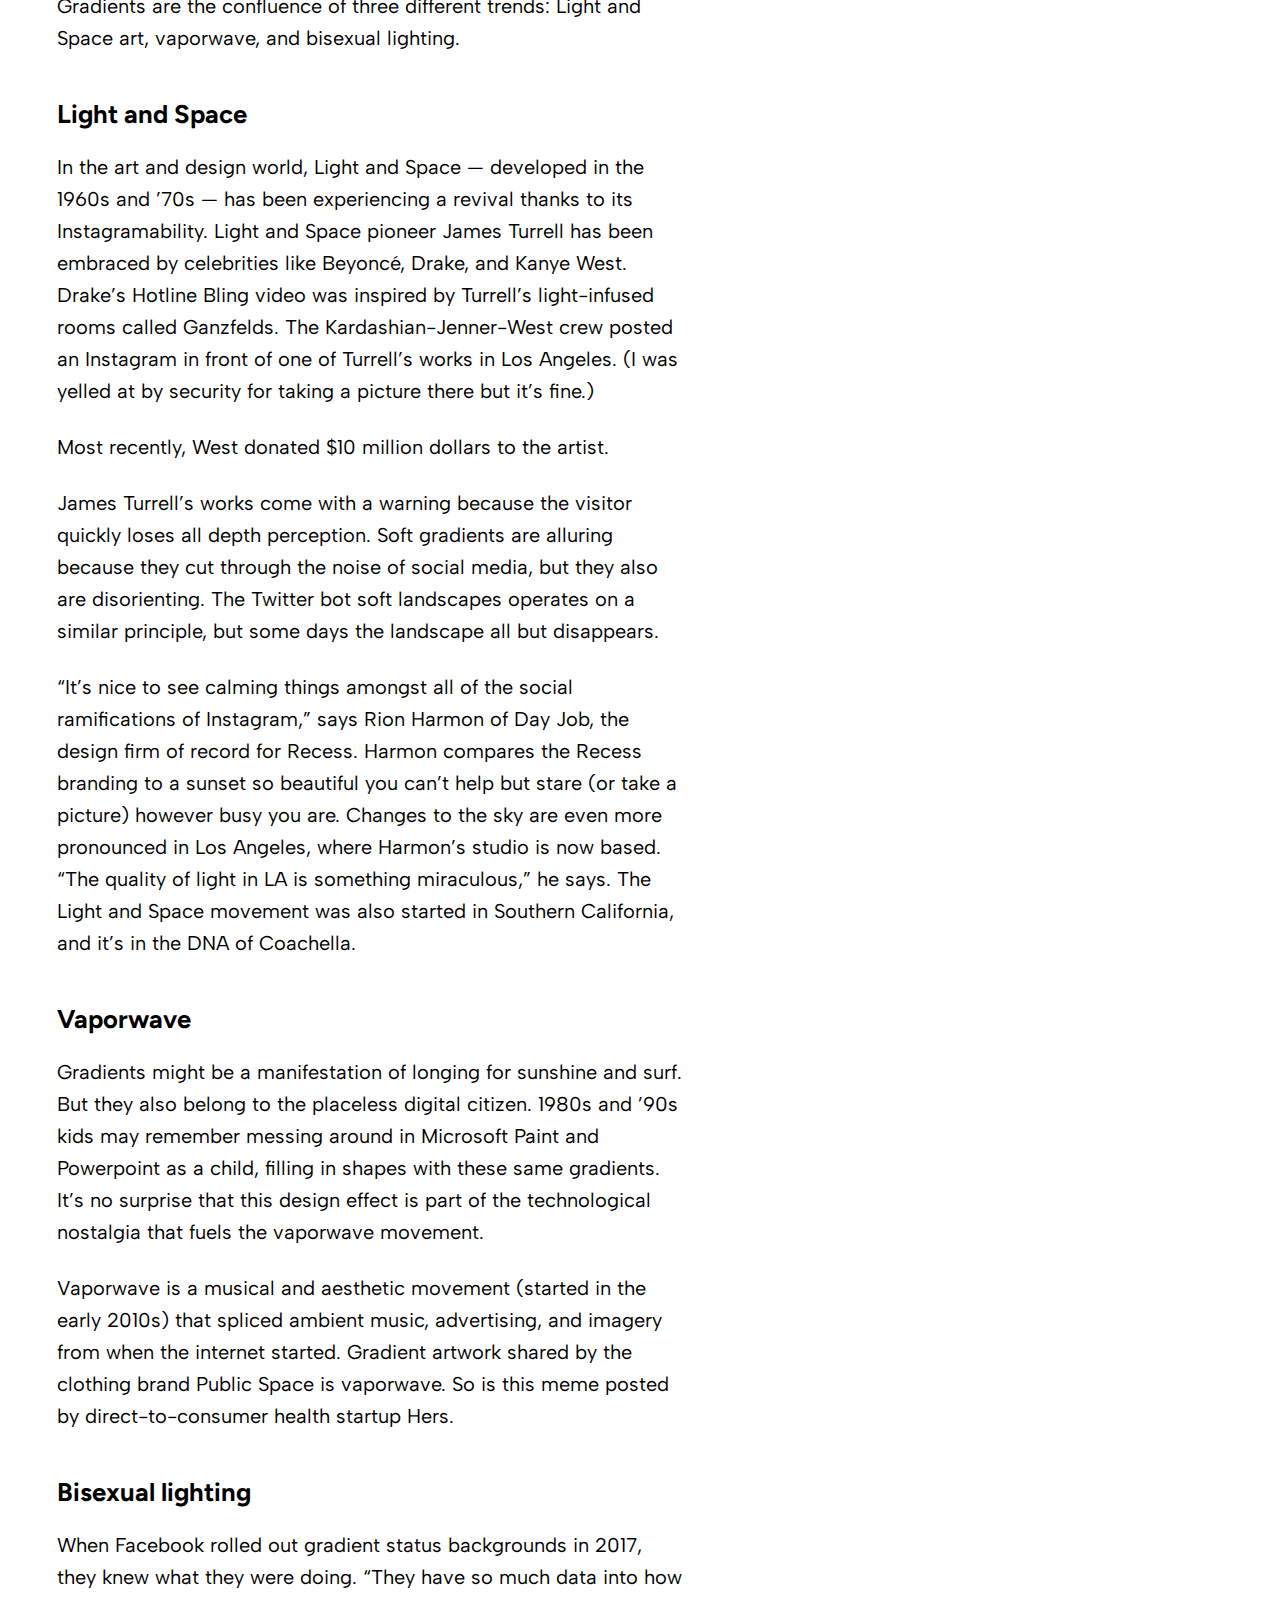
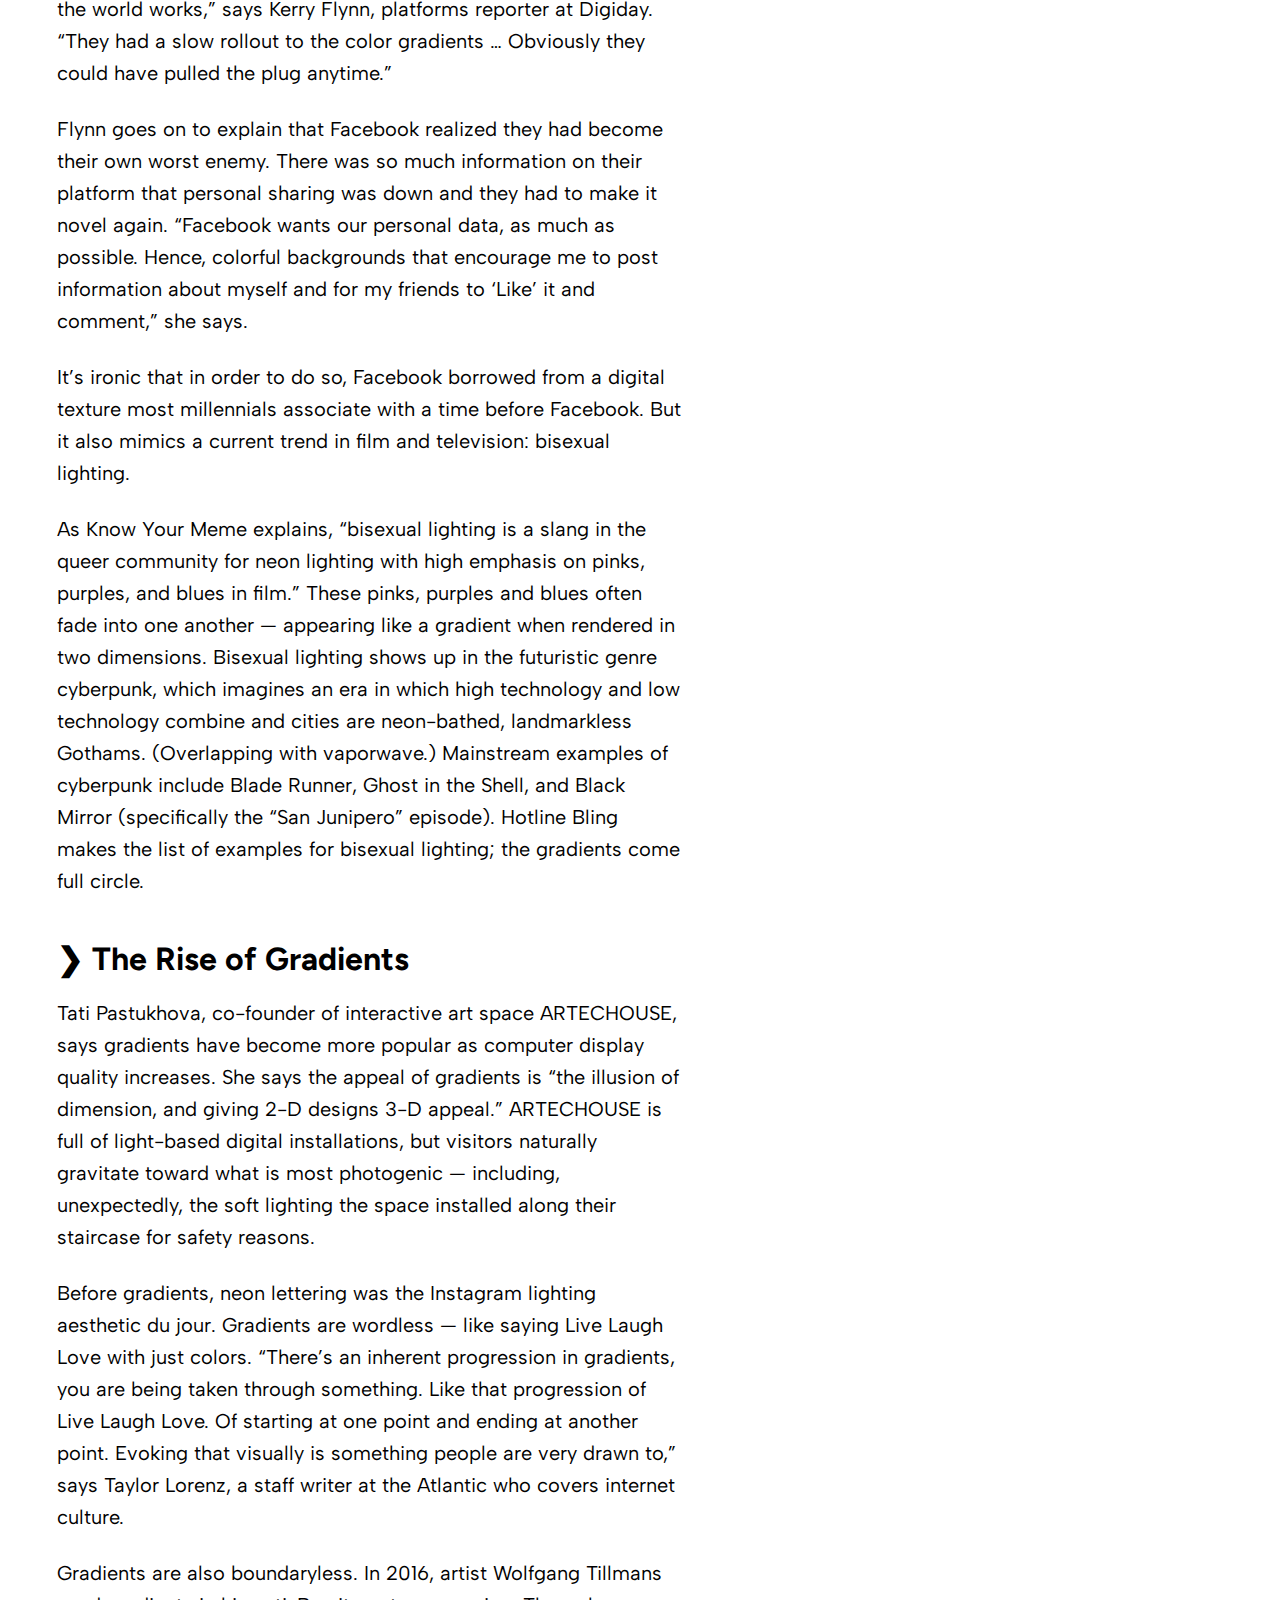
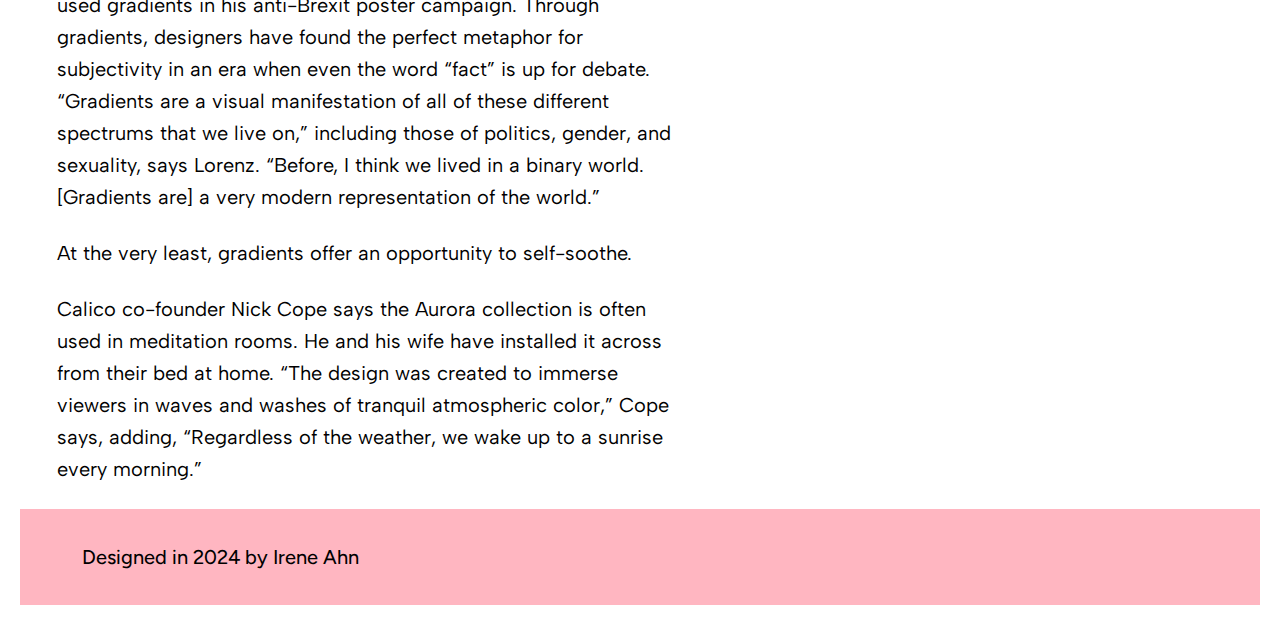
<file: 03 gradients/index.html>
<html>
	<head>
		<title>Binding</title>
		<meta name="viewport" content="width=device-width, initial-scale=1">
		<link href="../assets/reset.css" rel="stylesheet">
		<link href="../assets/common.css" rel="stylesheet">
		<link href="style.css" rel="stylesheet">
	</head>

	<body>
		<nav>
			<ul class="navbar">
				<li>
					<a href="../">Home</a>
				</li>
				<li>
					<a href="../01 colour and culture/">01</a>
				</li>
				<li>
					<a href="../02 everyday color theory/">02</a>
				</li>
				<li>
					<a href="../03 gradients/">03</a>
				</li>
			</ul>
		</nav>
		
		<header>
			<h1 id="heading-number">03</h1>
			<h1>Gradients</h1>
			<p>
				the colorful design trend aiming to soothe these anxious times: Here’s why The Daily, Coachella, and Facebook all use backgrounds that look like a sunset.
			</p>
			<section class="author-info">
				<p>Written by: Daisy Alioto</p>
				<p>Published in: March 1st, 2019</p>
			</section>
		</header>

		<section>
			<h2 id="first-h2">❯ What it is?</h2>
			<p>
				A digital or print effect where one color fades into another. Typically rendered in soft or pastel tones.
			</p>
		</section>

			<section>
				<h2>❯ Where it is?</h2>
				<p>
					Gradients are seemingly everywhere in media and marketing. They are part of a suite of Facebook status backdrops introduced in 2017 and the branding for the New York Times’ popular podcast The Daily, which displays a yellow to blue gradient.
				</p>
				<p>
					Gradients have taken over Coachella’s app and website (if you watch carefully, the colors shift). Ally’s billboard in A Star Is Born is a full-on gradient, and so was the branding for the Oscars ceremony that recognized Lady Gaga.
				</p>
				<p>
					On Instagram, they provide a product backdrop for popular Korean beauty brand Glow, and have been embraced by indie magazines Gossamer and Anxy — both designed by Berkeley studio Anagraph.
				</p>
				<p>
					On the luxury front, Brooklyn wallpaper company Calico has released an entire collection of gradient wallpapers called Aurora. Meanwhile, Spanish fashion house Loewe has introduced a version of their trendy Elephant bag in a spectrum of pink to yellow.
				</p>
				<p>
					Are gradients drinkable? Heck yes, they are. Seltzer startup Recess has gone all-in on gradients in their branding.
				</p>
			</section>

			<section>
				<h2>❯ Why you’re seeing it everywhere?</h2>
				<p>
					Gradients are the confluence of three different trends: Light and Space art, vaporwave, and bisexual lighting.
				</p>
			</section>

			<section>
				<h3>Light and Space</h3>
				<p>
					In the art and design world, Light and Space — developed in the 1960s and ’70s — has been experiencing a revival thanks to its Instagramability. Light and Space pioneer James Turrell has been embraced by celebrities like Beyoncé, Drake, and Kanye West. Drake’s Hotline Bling video was inspired by Turrell’s light-infused rooms called Ganzfelds. The Kardashian-Jenner-West crew posted an Instagram in front of one of Turrell’s works in Los Angeles. (I was yelled at by security for taking a picture there but it’s fine.)
				</p>
				<p>
					Most recently, West donated $10 million dollars to the artist.
				</p>
				<p>
					James Turrell’s works come with a warning because the visitor quickly loses all depth perception. Soft gradients are alluring because they cut through the noise of social media, but they also are disorienting. The Twitter bot soft landscapes operates on a similar principle, but some days the landscape all but disappears.
				</p>
				<p>
					“It’s nice to see calming things amongst all of the social ramifications of Instagram,” says Rion Harmon of Day Job, the design firm of record for Recess. Harmon compares the Recess branding to a sunset so beautiful you can’t help but stare (or take a picture) however busy you are. Changes to the sky are even more pronounced in Los Angeles, where Harmon’s studio is now based. “The quality of light in LA is something miraculous,” he says. The Light and Space movement was also started in Southern California, and it’s in the DNA of Coachella.
				</p>
			</section>

			<section>
				<h3>Vaporwave</h3>
				<p>
					Gradients might be a manifestation of longing for sunshine and surf. But they also belong to the placeless digital citizen. 1980s and ’90s kids may remember messing around in Microsoft Paint and Powerpoint as a child, filling in shapes with these same gradients. It’s no surprise that this design effect is part of the technological nostalgia that fuels the vaporwave movement.
				</p>
				<p>
					Vaporwave is a musical and aesthetic movement (started in the early 2010s) that spliced ambient music, advertising, and imagery from when the internet started. Gradient artwork shared by the clothing brand Public Space is vaporwave. So is this meme posted by direct-to-consumer health startup Hers.
				</p>
			</section>

			<section>
				<h3>Bisexual lighting</h3>
				<p>
					When Facebook rolled out gradient status backgrounds in 2017, they knew what they were doing. “They have so much data into how the world works,” says Kerry Flynn, platforms reporter at Digiday. “They had a slow rollout to the color gradients … Obviously they could have pulled the plug anytime.”
				</p>
				<p>
					Flynn goes on to explain that Facebook realized they had become their own worst enemy. There was so much information on their platform that personal sharing was down and they had to make it novel again. “Facebook wants our personal data, as much as possible. Hence, colorful backgrounds that encourage me to post information about myself and for my friends to ‘Like’ it and comment,” she says.
				</p>
				<p>
					It’s ironic that in order to do so, Facebook borrowed from a digital texture most millennials associate with a time before Facebook. But it also mimics a current trend in film and television: bisexual lighting.
				</p>
				<p>
					As Know Your Meme explains, “bisexual lighting is a slang in the queer community for neon lighting with high emphasis on pinks, purples, and blues in film.” These pinks, purples and blues often fade into one another — appearing like a gradient when rendered in two dimensions. Bisexual lighting shows up in the futuristic genre cyberpunk, which imagines an era in which high technology and low technology combine and cities are neon-bathed, landmarkless Gothams. (Overlapping with vaporwave.) Mainstream examples of cyberpunk include Blade Runner, Ghost in the Shell, and Black Mirror (specifically the “San Junipero” episode). Hotline Bling makes the list of examples for bisexual lighting; the gradients come full circle.
				</p>
			</section>

			<section>
				<h2>❯ The Rise of Gradients</h2>
				<p>
					Tati Pastukhova, co-founder of interactive art space ARTECHOUSE, says gradients have become more popular as computer display quality increases. She says the appeal of gradients is “the illusion of dimension, and giving 2-D designs 3-D appeal.” ARTECHOUSE is full of light-based digital installations, but visitors naturally gravitate toward what is most photogenic — including, unexpectedly, the soft lighting the space installed along their staircase for safety reasons.
				</p>
				<p>
					Before gradients, neon lettering was the Instagram lighting aesthetic du jour. Gradients are wordless — like saying Live Laugh Love with just colors. “There’s an inherent progression in gradients, you are being taken through something. Like that progression of Live Laugh Love. Of starting at one point and ending at another point. Evoking that visually is something people are very drawn to,” says Taylor Lorenz, a staff writer at the Atlantic who covers internet culture.
				</p>
				<p>
					Gradients are also boundaryless. In 2016, artist Wolfgang Tillmans used gradients in his anti-Brexit poster campaign. Through gradients, designers have found the perfect metaphor for subjectivity in an era when even the word “fact” is up for debate. “Gradients are a visual manifestation of all of these different spectrums that we live on,” including those of politics, gender, and sexuality, says Lorenz. “Before, I think we lived in a binary world. [Gradients are] a very modern representation of the world.”
				</p>
				<p>
					At the very least, gradients offer an opportunity to self-soothe.
				</p>
				<p>
					Calico co-founder Nick Cope says the Aurora collection is often used in meditation rooms. He and his wife have installed it across from their bed at home. “The design was created to immerse viewers in waves and washes of tranquil atmospheric color,” Cope says, adding, “Regardless of the weather, we wake up to a sunrise every morning.”
				</p>
			</section>

			<footer>
				<p>
					Designed in 2024 by Irene Ahn
				</p>
				<a id="top" href="#">⬆</a>
			</footer>
	</body>
</html>
</file>
<file: assets/common.css>
@import url('https://fonts.googleapis.com/css2?family=Albert+Sans:ital,wght@0,100..900;1,100..900&family=Figtree:ital,wght@0,300..900;1,300..900&display=swap');

:root{
	--title-font-family: 'figtree';
	--body-font-family: 'albert sans';
	--margin: 1.25rem;

	--background-color: white;

	font-size: 16px;
}

body{
	margin: var(--margin);
	font-family: var(--body-font-family);
	font-size: 1.125rem;
	line-height: 1.6;
	background-color: var(--background-color);
}

h1{
	font-family: var(--title-font-family);
	font-weight: bold;
	font-size: 4.5rem;
	line-height: 5rem;
}

nav{
	font-family: var(--title-font-family);
	font-size: 1.25rem;
	font-weight: 500;
	display: flex;
	justify-content: center;
	position: sticky;
	z-index: 1000;
	top:0;
	background-color: var(--background-color);
	border-bottom: 1px solid black;
	text-align: left;
	margin: -1.25rem;
	padding: .8rem 0;
}

nav ul{
	list-style: none;
	display:flex;
}

nav ul li{
	margin: 0 18px;
}

nav a{
	text-decoration: none;
	padding: 10px;
	text-align: left;
}

header{
	font-family: var(--title-font-family);
	margin: -1.25rem;
	margin-top: var(--margin);
	padding: 2rem 1.25rem;
	z-index: 10;
	position: relative;
}

header p{
	font-family: var(--body-font-family);
	font-size: 1.5rem;
	font-weight: 450;
	line-height: 2rem;
	max-width: 90%;
	padding: 2rem 0;

	max-width: 43rem;
}

section p{
	padding-bottom: 1.5rem;
	/* max-width: 43rem; */

	max-width: 41.5rem;
}

#heading-number{
	padding-bottom: .5rem;
}

.author-info p{
	font-size: 1rem;
	padding: 0;
}

.author-info{
	padding-bottom: 1rem;
}

em{
	font-weight: bold;
	text-decoration: underline;
}

#first-h2{
	margin-top: 1rem;
	padding-top: 2.5rem;
	position: sticky;
	top: -1.6rem;
}


h2{
	font-family: var(--title-font-family);
	font-size: 2rem;
	font-weight: bold;
	line-height: 2.4rem;
	padding: 1.2rem 0 1.2rem 0;
}

h3{
	font-family: var(--title-font-family);
	font-size: 1.6rem;
	font-weight: bold;
	padding: 1rem 0;
}

blockquote{
	font-size: 1.25rem;
	padding: 2% 7% 6% 6%;
	max-width: 44rem;
	color: #999999;
}

footer{
	font-family: var(--title-font-family);
	font-size: 1.25rem;
	font-weight: 450;
	/* margin: 2.5rem -1.25rem -1.25rem; */
	padding: 2rem 1.25rem;
	padding-left: 5%;
}

html{
	scroll-behavior: smooth;
}

#top{
	padding: .5rem 1rem;
	border-radius: 50%;
	position: fixed;
	right: 4vw;
	bottom: 4.5vh;
}

@media (min-width: 425px){

	nav{
		justify-content: flex-start;
	}

}

@media (min-width: 768px){

	nav{
		justify-content: flex-start;
		padding-left: 3%;
	}

	nav ul li:nth-child(1) a:hover{
		font-weight: bold;
	}

	nav ul li:nth-child(2) a:hover{
		background-color: #adbffd;
		border-radius: 50%;
		padding: .52rem .62rem;
		font-weight: bold;
	}

	nav ul li:nth-child(3) a:hover{
		background-color: #d0ff71;
		border-radius: 50%;
		padding: .62rem .62rem;
		font-weight: bold;
	}

	nav ul li:nth-child(4) a:hover{
		background-color: #ff6735;
		border-radius: 50%;
		padding: .62rem .62rem;
		font-weight: bold;
	}

	body{font-size: 1.25rem;}

	header{
		padding: 5%;
	}

	h2{	padding-left: 3%;}

	h3{	padding-left: 3%;}

	section p{	
		padding-left: 3%;
	}

	blockquote{
		font-size: 1.5rem;
	}

}
</file>
<file: landing.css>
@import url('https://fonts.googleapis.com/css2?family=Albert+Sans:ital,wght@0,100..900;1,100..900&family=Figtree:ital,wght@0,300..900;1,300..900&display=swap');

:root{
	--title-font-family: 'figtree';
	--body-font-family: 'albert sans';
	--margin: 1.25rem;
	--accent-color: #e0e0e0;

	font-size: 16px;
}

nav{
	display:none;
}

body{
	margin-top:-1.25rem;
}

header p{padding-bottom: 2rem;}

div{
	margin:-1.25rem;
}

.bookshelf{
	display:flex;
	flex-direction: column;
	align-items: center;
	justify-content: center;

}

.book{
	font-family: var(--title-font-family);
	font-size: 2.5rem;
	font-weight: bold;
	aspect-ratio: 1/1;
	width: 100%;
	display: flex;
	position: relative;
	padding: 3rem;
	line-height: 3rem;
	color: black;
}

.book p:last-child{
	border: 1px solid black;
	border-radius: 5rem;
	padding: 1% 3%;

	position: absolute;
	bottom: 2rem;
	right: 1.25rem;
	/* margin: 0; */
	margin: 1.5rem 2rem;
}

.book:nth-child(1){
	background-color: #ADBFFD;
}

.book:nth-child(2){
	background-color: #D0FF71;
}

.book:nth-child(3){
	background-color: #FF6735;
}

footer{
	font-family: var(--title-font-family);
	font-size: 1.25rem;
	margin: 2.5rem -1.25rem -1.25rem;
}

@media(min-width: 768px){

	header p{ 
		max-width: 41.5rem;
	}

	.bookshelf{
		display:flex;
		flex-direction: row;
	}

	.book{
		transition: border-radius 0.4s ease-in-out, background-color 0.4s ease;
	}

	.book:hover{
		border-radius: 50%;
	}

	.book:hover:nth-child(1){
		background-color: #6C7BCC;
	}

	.book:hover:nth-child(2){
		background-color: #89D244;
	}

	.book:hover:nth-child(3){
		background-color: #D93612;
	}

}
</file>
<file: 01 colour and culture/style.css>
:root{
	--accent-color: #adbffd;
	--darker-color: #6C7BCC;
}

nav ul li:nth-child(2) a{
	background-color: var(--accent-color);
	border-radius: 50%;
	padding: .52rem .62rem;
	font-weight: bold;
}

header{
	background-color: var(--accent-color);
}

h2, h3{
	color: var(--darker-color);
} 

.point{
	color:var(--darker-color);
} 

#top{
	background-color: var(--accent-color);
}


@media (min-width: 768px) {
.column {
	display: grid;
	grid-template-columns: 1fr 1fr;
	gap: 2rem;

}

header{
	grid-column: 1;
	position: fixed;
	width: 50%;
	height:100%;
}

.article {
	grid-column: 2;
}

}
</file>
<file: 02 everyday color theory/style.css>
header{
	background-color: lightskyblue;
}

footer{
	background-color: lightskyblue;
}

#top{
	background-color: lightskyblue;
}
</file>
<file: 02 gradients/style.css>
:root{
	--accent-color: #d0ff71;
	--darker-color:#89D244;
}

nav ul li:nth-child(3) a{
	background-color: var(--accent-color);
	border-radius: 50%;
	padding: .62rem .62rem;
	font-weight: bold;
}

header{
	background-color: var(--accent-color);
}

h2, h3{
	color: var(--darker-color);
} 

.point{
	color:var(--darker-color);
}

#top{
	background-color: var(--accent-color);
}


@media (min-width: 768px) {
	.column {
		display: grid;
		grid-template-columns: 1fr 1fr;
		gap: 2rem;
	
	}
	
	header{
		grid-column: 1;
		position: fixed;
		width: 50%;
		height:100%;
	}
	
	.article {
		grid-column: 2;
	}
	
	}
</file>
<file: 03 everyday color theory/style.css>
:root{
	--accent-color: #FF6735;
	--darker-color:#D93612;

}

nav ul li:nth-child(4) a{
	background-color: var(--accent-color);
	border-radius: 50%;
	padding: .62rem .62rem;
	font-weight: bold;
}

header{
	background-color: var(--accent-color);
}

h2, h3{
	color: var(--darker-color);
} 

.point{
	color:var(--darker-color);
}

#top{
	background-color: var(--accent-color);
}


@media (min-width: 768px) {
	.column {
		display: grid;
		grid-template-columns: 1fr 1fr;
		gap: 2rem;
	}
	
	header{
		grid-column: 1;
		position: fixed;
		width: 50%;
		height:100%;
	}
	
	.article {
		grid-column: 2;
	}
	
	}
</file>
<file: 03 gradients/style.css>
header{
	background-color: lightpink;
}

footer{
	background-color: lightpink;
}

#top{
	background-color: lightpink;
}
</file>
